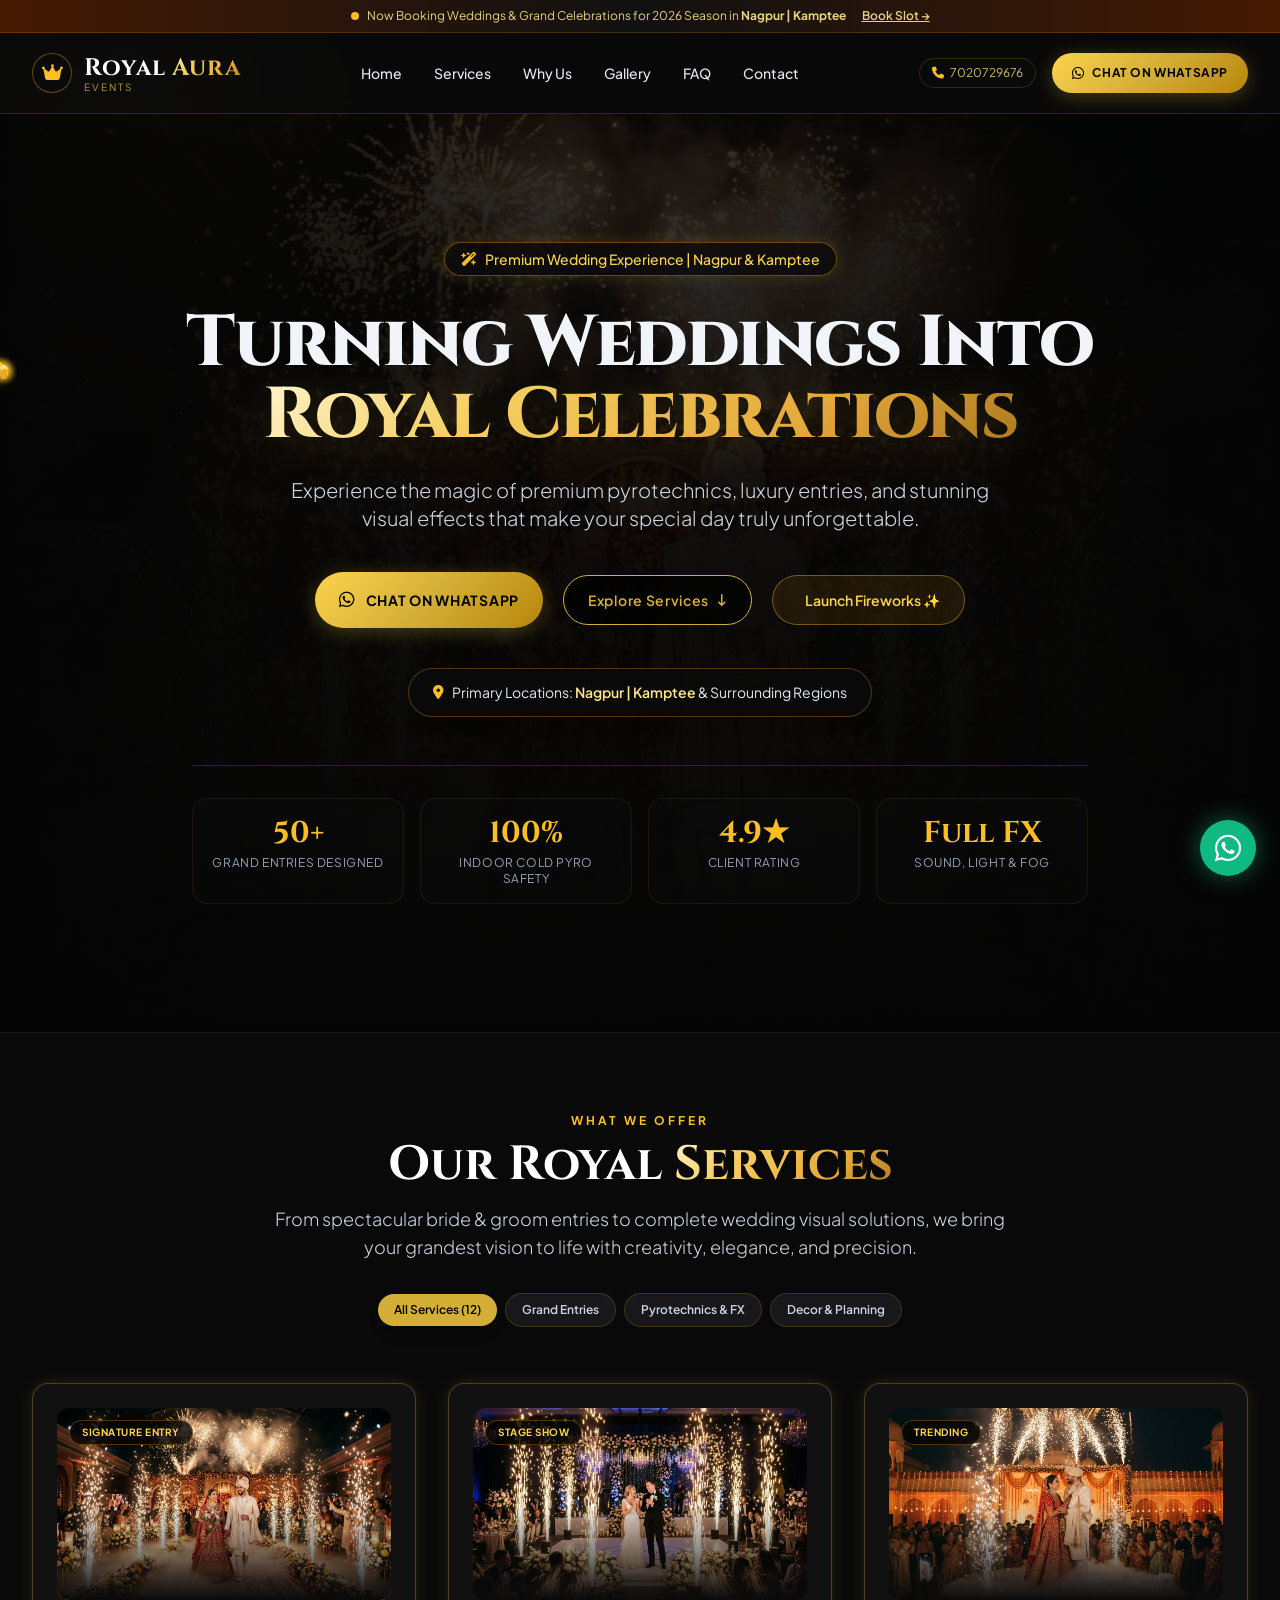
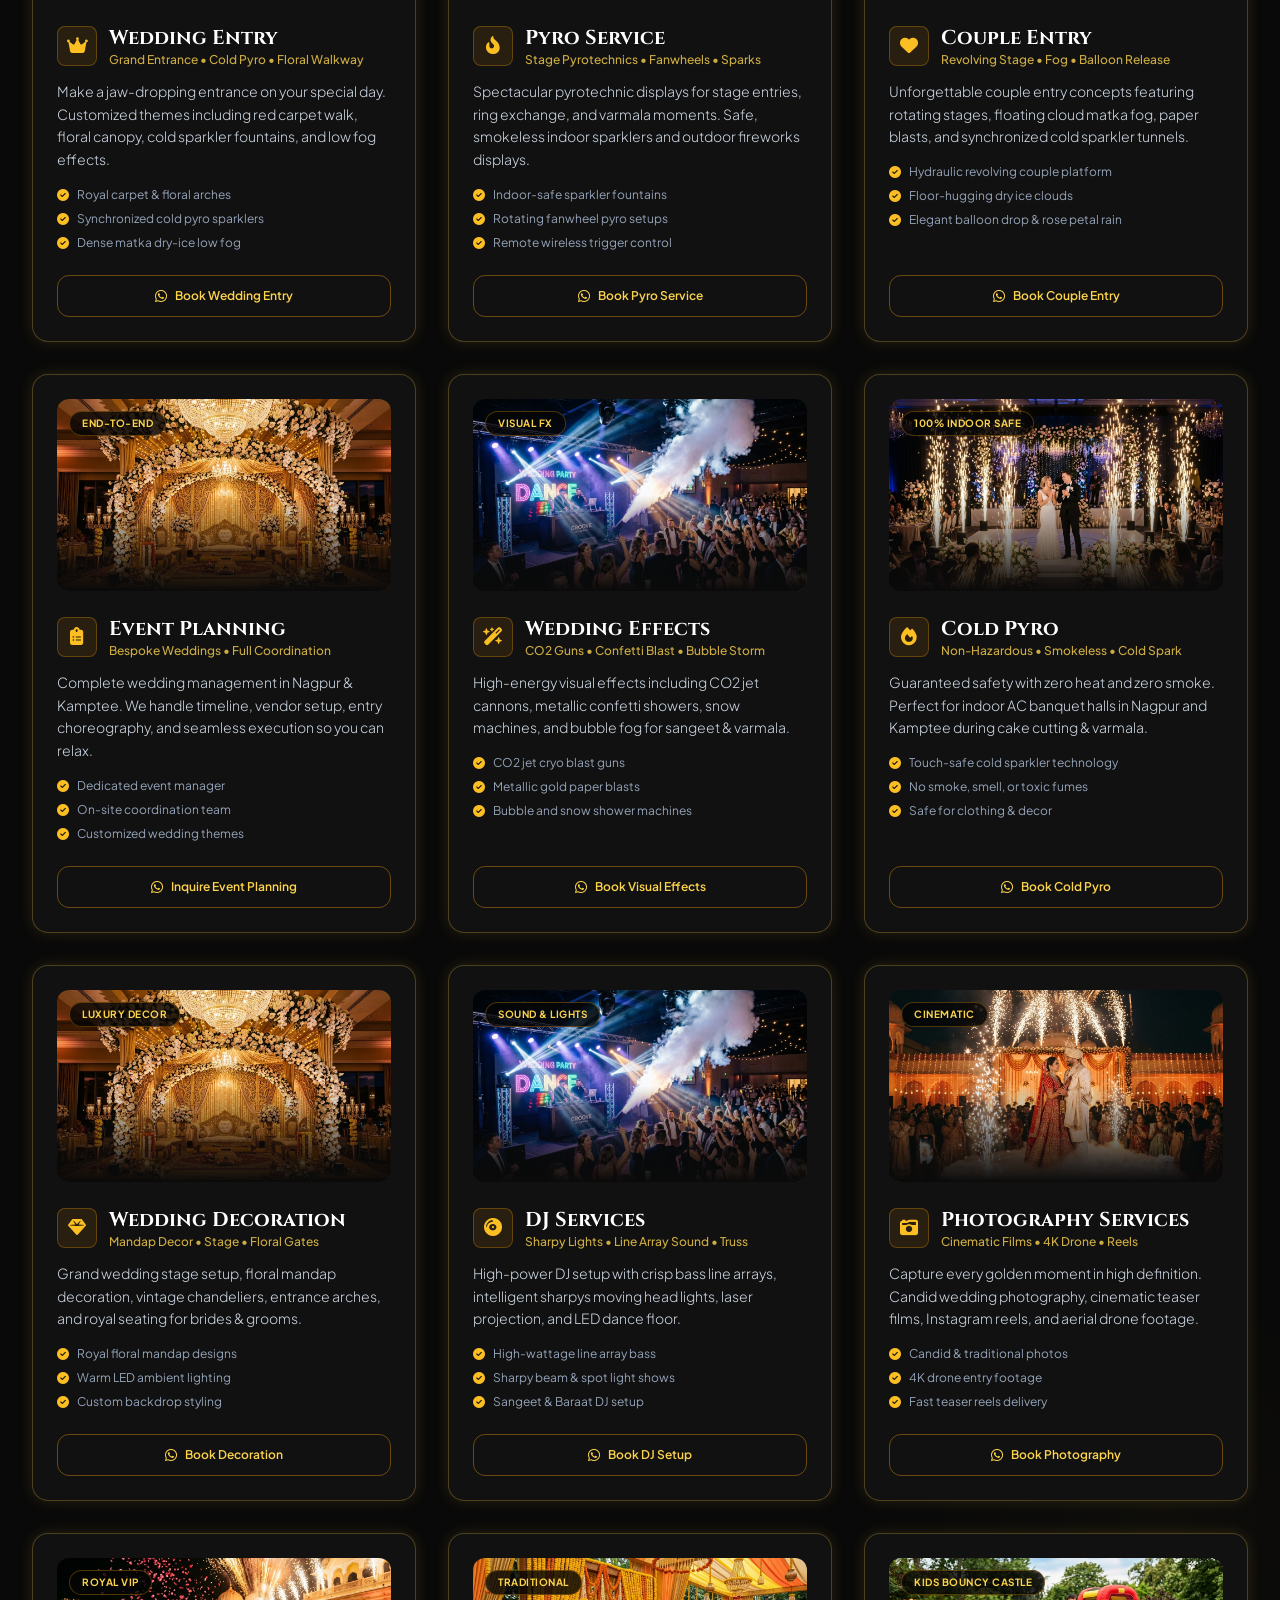
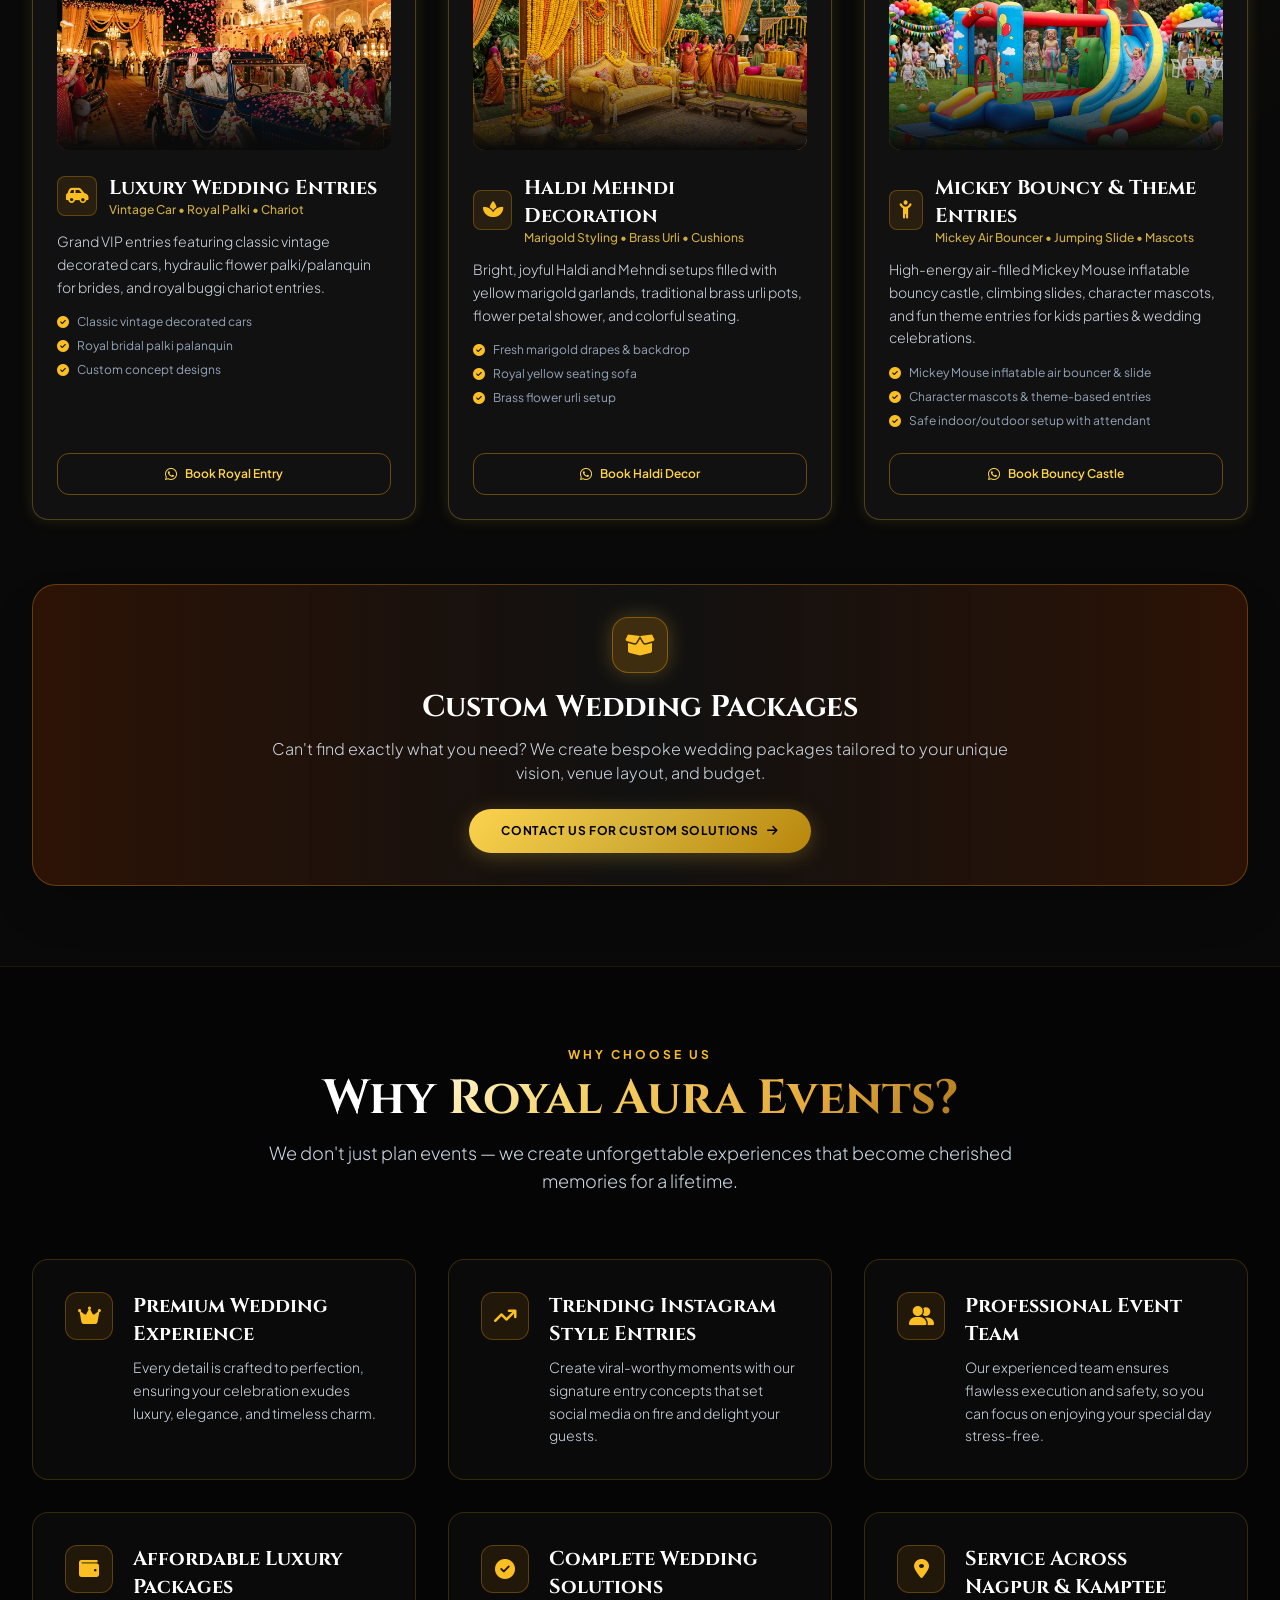
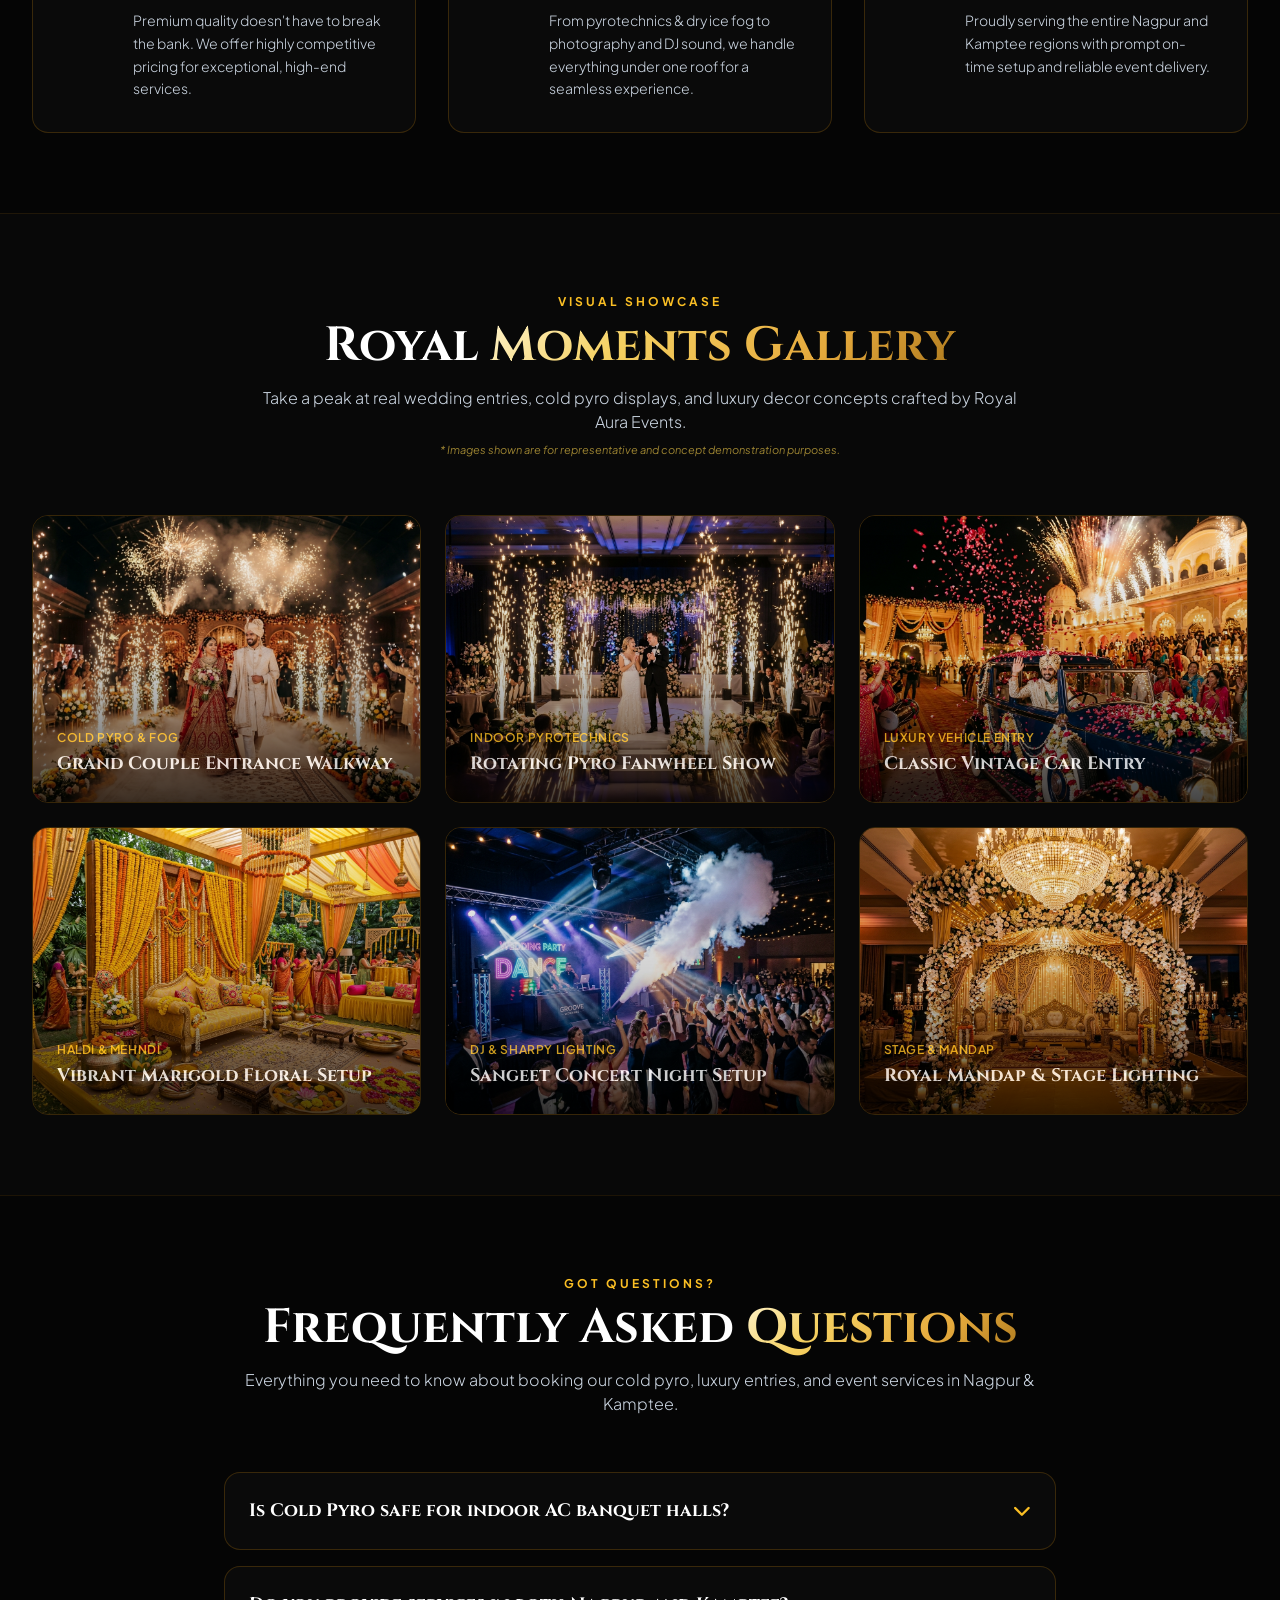
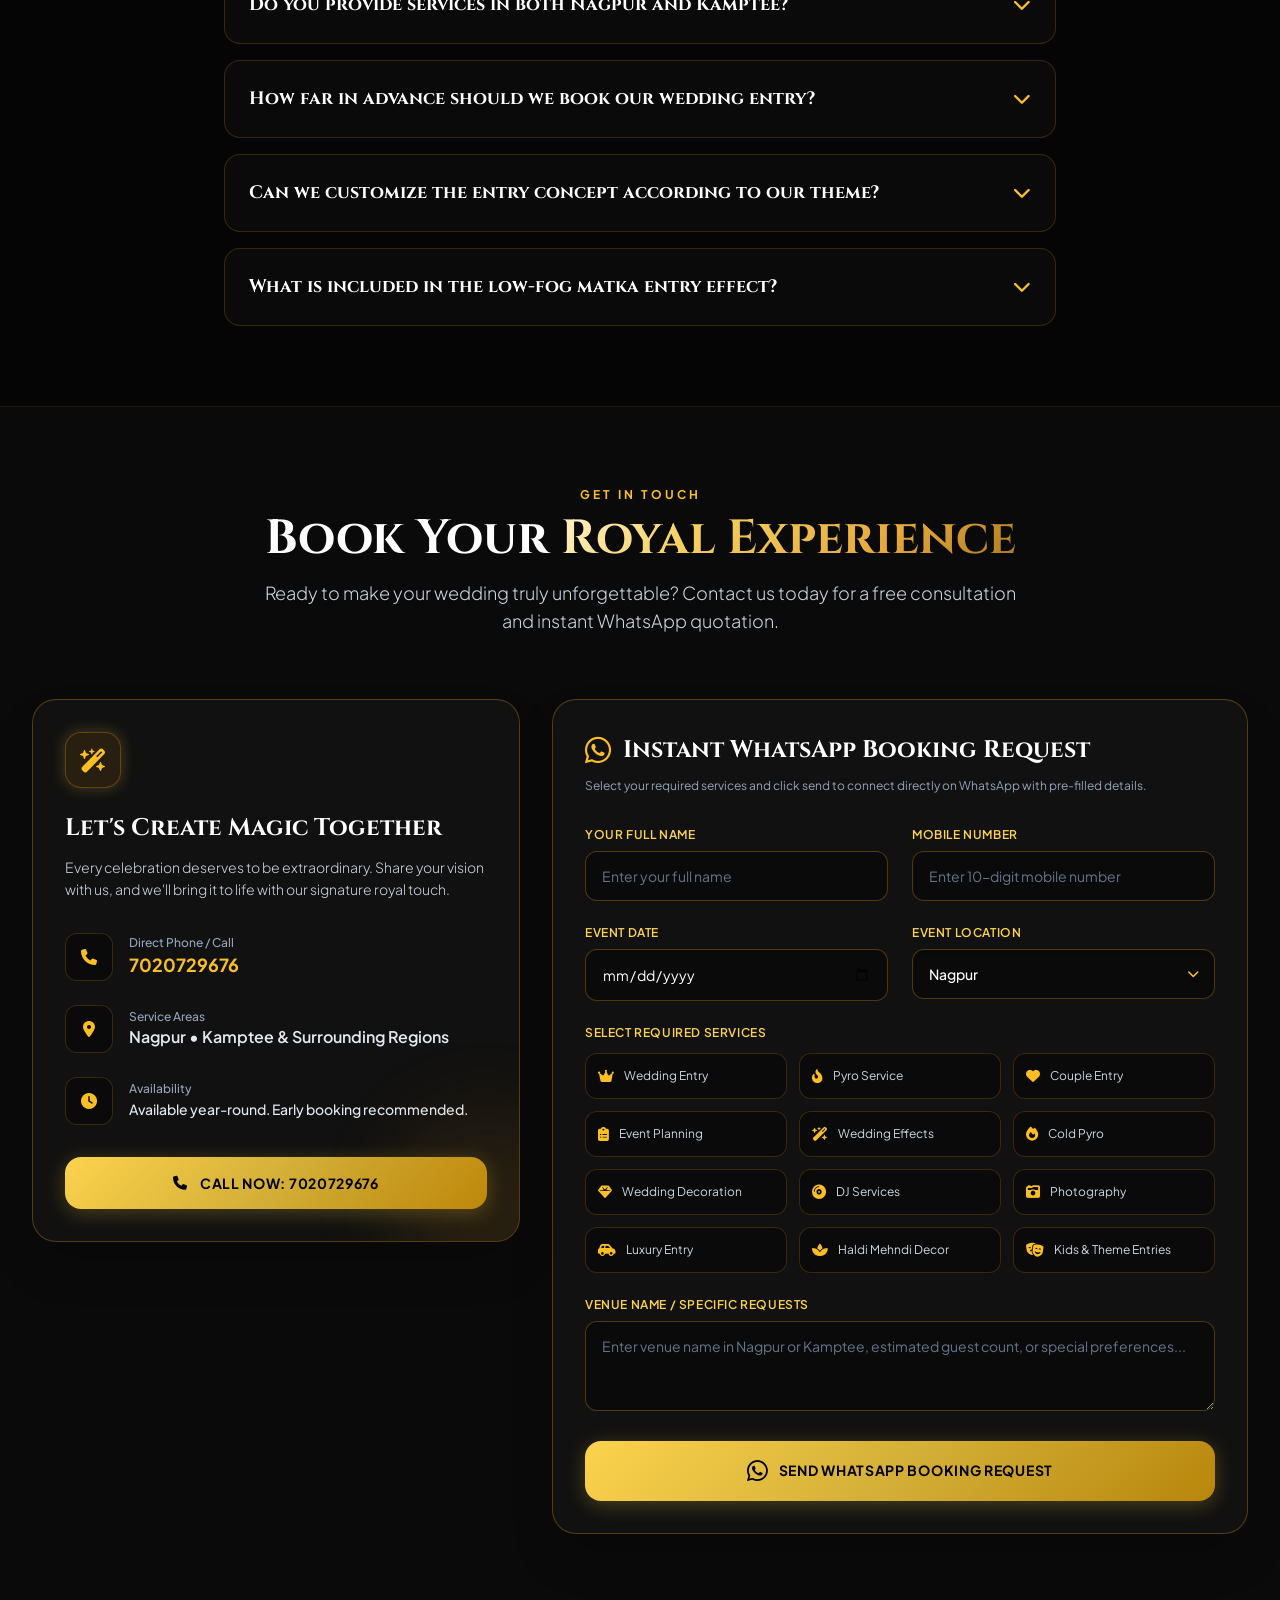
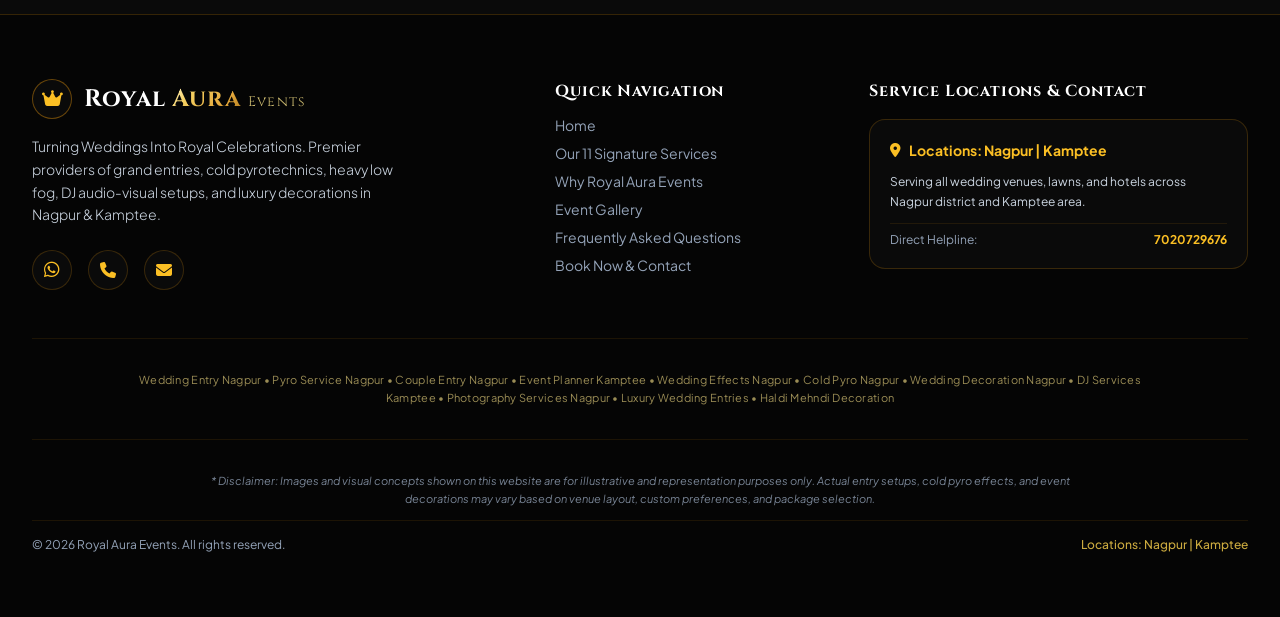
<file: index.html>
<!DOCTYPE html>
<html lang="en" class="scroll-smooth overflow-x-hidden">
<head>
    <meta charset="UTF-8">
    <meta name="viewport" content="width=device-width, initial-scale=1.0, maximum-scale=5.0">
    
    <!-- Primary SEO Meta Tags -->
    <title>Royal Aura Events | Luxury Wedding Entries, Cold Pyro & Event Planning Nagpur & Kamptee</title>
    <meta name="title" content="Royal Aura Events | Luxury Wedding Entries, Cold Pyro & Event Planning Nagpur & Kamptee">
    <meta name="description" content="Experience the magic of premium pyrotechnics, luxury bride & groom entries, and stunning visual effects with Royal Aura Events. Serving Nagpur, Kamptee & surrounding regions. Call 7020729676.">
    <meta name="keywords" content="Wedding Entry Nagpur, Cold Pyro Nagpur, Event Planner Kamptee, Couple Entry Nagpur, Wedding Effects Nagpur, DJ Services Kamptee, Haldi Mehndi Decoration Nagpur, Luxury Wedding Entries">
    <meta name="author" content="Royal Aura Events">
    <meta name="robots" content="index, follow">

    <!-- Favicon / Browser Tab Bar Icon -->
    <link rel="icon" type="image/svg+xml" href="assets/favicon.svg">
    <link rel="shortcut icon" type="image/svg+xml" href="assets/favicon.svg">
    <link rel="apple-touch-icon" href="assets/favicon.svg">

    <!-- Open Graph / Facebook -->
    <meta property="og:type" content="website">
    <meta property="og:url" content="https://royalauraevents.com/">
    <meta property="og:title" content="Royal Aura Events | Turning Weddings Into Royal Celebrations">
    <meta property="og:description" content="Premium pyrotechnics, luxury wedding entries, DJ setups & grand decor in Nagpur & Kamptee. Make your special day truly unforgettable.">
    <meta property="og:image" content="assets/hero.jpg">

    <!-- Twitter -->
    <meta property="twitter:card" content="summary_large_image">
    <meta property="twitter:title" content="Royal Aura Events | Luxury Wedding Entries & Pyro Services">
    <meta property="twitter:description" content="Turning Weddings Into Royal Celebrations in Nagpur & Kamptee. Book your royal entry experience today.">
    <meta property="twitter:image" content="assets/hero.jpg">

    <!-- Google Fonts -->
    <link rel="preconnect" href="https://fonts.googleapis.com">
    <link rel="preconnect" href="https://fonts.gstatic.com" crossorigin>
    <link href="https://fonts.googleapis.com/css2?family=Cinzel:wght@500;600;700;800;900&family=Playfair+Display:ital,wght@0,400;0,600;0,700;0,800;1,400&family=Plus+Jakarta+Sans:wght@300;400;500;600;700&display=swap" rel="stylesheet">

    <!-- FontAwesome Icons CDN (v6.5.1) -->
    <link rel="stylesheet" href="https://cdnjs.cloudflare.com/ajax/libs/font-awesome/6.5.1/css/all.min.css" integrity="sha512-DTOQO9RWCH3ppGqcWaEA1BIZOC6xxalwEsw9c2QQeAIftl+Vegovlnee1c9QX4TctnWMn13TZye+giMm8e2LwA==" crossorigin="anonymous" referrerpolicy="no-referrer" />

    <!-- Compiled Tailwind CSS & Custom Luxury Stylesheet -->
    <link rel="stylesheet" href="styles.css">

    <!-- Custom JavaScript Engine -->
    <script src="script.js" defer></script>
</head>
<body class="bg-dark-950 text-slate-100 font-sans antialiased selection:bg-gold-500 selection:text-black min-h-screen flex flex-col relative w-full overflow-x-hidden">

    <!-- Main Wrapper to Enforce 100% Boundary Clipping -->
    <div class="w-full max-w-full overflow-x-hidden relative flex flex-col min-h-screen">

        <!-- Ambient Gold Radial Glow Background Elements (Clipped safely inside wrapper) -->
        <div class="ambient-gold-glow w-[400px] h-[400px] sm:w-[500px] sm:h-[500px] -top-32 -left-32 z-0"></div>
        <div class="ambient-gold-glow w-[400px] h-[400px] sm:w-[500px] sm:h-[500px] top-1/3 -right-32 z-0"></div>
        <div class="ambient-gold-glow w-[300px] h-[300px] sm:w-[400px] sm:h-[400px] bottom-10 left-10 z-0"></div>

        <!-- Top Announcement Bar -->
        <div class="bg-gradient-to-r from-amber-950 via-dark-850 to-amber-950 border-b border-amber-500/20 text-xs py-2 px-4 text-center text-amber-200/90 z-50 flex items-center justify-center gap-2 w-full">
            <span class="inline-block w-2 h-2 rounded-full bg-amber-400 animate-pulse"></span>
            <span>Now Booking Weddings & Grand Celebrations for 2026 Season in <strong>Nagpur | Kamptee</strong></span>
            <a href="https://wa.me/917020729676?text=Hi%20Royal%20Aura%20Events,%20I%20want%20to%20check%20availability!" target="_blank" rel="noopener noreferrer" class="hidden sm:inline-block underline hover:text-white font-semibold ml-2">Book Slot &rarr;</a>
        </div>

        <!-- ================= NAVBAR ================= -->
        <header class="sticky top-0 z-50 bg-glass border-b border-amber-500/20 transition-all duration-300 w-full">
            <div class="max-w-7xl mx-auto px-4 sm:px-6 lg:px-8 h-20 flex items-center justify-between">
                
                <!-- Brand Logo -->
                <a href="#home" class="flex items-center gap-3 group">
                    <div class="w-10 h-10 rounded-full border border-amber-500/40 bg-dark-900 flex items-center justify-center text-gold-400 group-hover:border-gold-400 group-hover:shadow-[0_0_15px_rgba(212,175,55,0.4)] transition-all">
                        <i class="fa-solid fa-crown text-lg"></i>
                    </div>
                    <div class="flex flex-col">
                        <span class="text-2xl font-royal tracking-wider font-bold">
                            <span class="text-white">Royal</span><span class="gold-gradient-text ml-1.5">Aura</span>
                        </span>
                        <span class="text-[10px] tracking-[0.2em] text-amber-300/70 uppercase -mt-1 font-sans">Events</span>
                    </div>
                </a>

                <!-- Desktop Navigation Links (Shown on 1024px+ screens for zero congestion) -->
                <nav class="hidden lg:flex items-center gap-6 xl:gap-8 text-sm font-medium">
                    <a href="#home" class="text-slate-200 hover:text-gold-400 transition-colors py-1">Home</a>
                    <a href="#services" class="text-slate-200 hover:text-gold-400 transition-colors py-1">Services</a>
                    <a href="#why-us" class="text-slate-200 hover:text-gold-400 transition-colors py-1">Why Us</a>
                    <a href="#gallery" class="text-slate-200 hover:text-gold-400 transition-colors py-1">Gallery</a>
                    <a href="#faq" class="text-slate-200 hover:text-gold-400 transition-colors py-1">FAQ</a>
                    <a href="#contact" class="text-slate-200 hover:text-gold-400 transition-colors py-1">Contact</a>
                </nav>

                <!-- Navbar Action Button -->
                <div class="hidden lg:flex items-center gap-3 xl:gap-4">
                    <a href="tel:7020729676" class="hidden xl:flex text-xs text-amber-200/80 hover:text-white items-center gap-1.5 px-3 py-1.5 rounded-full border border-amber-500/20 bg-dark-900/60">
                        <i class="fa-solid fa-phone text-gold-400"></i>
                        <span>7020729676</span>
                    </a>
                    <a href="https://wa.me/917020729676?text=Hi%20Royal%20Aura%20Events,%20I%20want%20to%20inquire%20about%20wedding%20services!" target="_blank" rel="noopener noreferrer" class="gold-button px-5 py-2.5 rounded-full text-xs uppercase tracking-wider flex items-center gap-2">
                        <i class="fa-brands fa-whatsapp text-sm"></i>
                        <span>Chat on WhatsApp</span>
                    </a>
                </div>

                <!-- Mobile Hamburger Button (Shows below 1024px) -->
                <button id="mobile-menu-btn" aria-label="Toggle Navigation Menu" class="lg:hidden text-amber-400 hover:text-white p-2 focus:outline-none">
                    <i class="fa-solid fa-bars-staggered text-2xl"></i>
                </button>
            </div>

            <!-- Mobile Dropdown Menu (Active below 1024px) -->
            <div id="mobile-menu" class="hidden lg:hidden bg-dark-900/95 border-b border-amber-500/30 px-6 py-6 space-y-4 backdrop-blur-xl">
                <a href="#home" class="mobile-nav-link block text-lg font-medium text-slate-200 hover:text-gold-400">Home</a>
                <a href="#services" class="mobile-nav-link block text-lg font-medium text-slate-200 hover:text-gold-400">Our Services</a>
                <a href="#why-us" class="mobile-nav-link block text-lg font-medium text-slate-200 hover:text-gold-400">Why Royal Aura</a>
                <a href="#gallery" class="mobile-nav-link block text-lg font-medium text-slate-200 hover:text-gold-400">Photo Gallery</a>
                <a href="#faq" class="mobile-nav-link block text-lg font-medium text-slate-200 hover:text-gold-400">FAQ</a>
                <a href="#contact" class="mobile-nav-link block text-lg font-medium text-slate-200 hover:text-gold-400">Contact Us</a>
                
                <div class="pt-4 border-t border-amber-500/20 flex flex-col gap-3">
                    <a href="tel:7020729676" class="w-full py-3 text-center rounded-xl bg-dark-800 border border-amber-500/30 text-amber-300 font-semibold flex items-center justify-center gap-2">
                        <i class="fa-solid fa-phone"></i> Call 7020729676
                    </a>
                    <a href="https://wa.me/917020729676?text=Hi%20Royal%20Aura%20Events,%20I%20want%20to%20inquire%20about%20wedding%20services!" target="_blank" rel="noopener noreferrer" class="gold-button w-full py-3 text-center rounded-xl text-sm font-bold flex items-center justify-center gap-2">
                        <i class="fa-brands fa-whatsapp text-lg"></i> Chat on WhatsApp
                    </a>
                </div>
            </div>
        </header>


        <!-- ================= HOME SECTION ================= -->
        <section id="home" class="relative py-16 sm:py-24 lg:py-32 overflow-hidden flex items-center justify-center cursor-pointer w-full" title="Click anywhere for fireworks!">
            
            <!-- Live Fireworks Canvas Overlay -->
            <canvas id="fireworks-canvas" class="absolute inset-0 z-10 pointer-events-none w-full h-full max-w-full"></canvas>

            <!-- Background Overlay Image with Dark Vignette -->
            <div class="absolute inset-0 z-0">
                <img src="assets/hero.jpg" alt="Royal Wedding Entry Cold Pyro Fog Effect" class="w-full h-full object-cover object-center opacity-30 scale-105 filter brightness-75">
                <div class="absolute inset-0 bg-gradient-to-t from-dark-950 via-dark-950/80 to-transparent"></div>
                <div class="absolute inset-0 bg-gradient-to-r from-dark-950 via-transparent to-dark-950"></div>
            </div>

            <div class="relative z-20 max-w-5xl mx-auto px-4 sm:px-6 lg:px-8 text-center w-full">
                
                <!-- Category Badge -->
                <div class="inline-flex items-center gap-2 px-4 py-1.5 rounded-full border border-amber-500/40 bg-dark-900/80 text-amber-300 text-xs sm:text-sm font-medium mb-8 shadow-[0_0_15px_rgba(212,175,55,0.2)]">
                    <i class="fa-solid fa-wand-magic-sparkles text-gold-400"></i>
                    <span>Premium Wedding Experience | Nagpur & Kamptee</span>
                </div>

                <!-- Main H1 Title -->
                <h1 class="text-3xl sm:text-6xl lg:text-7xl font-royal font-extrabold tracking-tight leading-tight mb-6">
                    Turning Weddings Into <br class="hidden sm:inline">
                    <span class="gold-gradient-text drop-shadow-[0_4px_20px_rgba(212,175,55,0.2)]">Royal Celebrations</span>
                </h1>

                <!-- Subtitle Paragraph -->
                <p class="max-w-3xl mx-auto text-sm sm:text-xl text-slate-300 leading-relaxed font-light mb-10 px-2">
                    Experience the magic of premium pyrotechnics, luxury entries, and stunning visual effects that make your special day truly unforgettable.
                </p>

                <!-- CTA Action Buttons & Fireworks Trigger (Symmetric Layout) -->
                <div class="flex flex-col sm:flex-row items-center justify-center gap-3 sm:gap-5 mb-10 w-full max-w-2xl mx-auto">
                    <a href="https://wa.me/917020729676?text=Hi%20Royal%20Aura%20Events,%20I%20want%20to%20chat%20and%20book%20a%20luxury%20wedding%20entry!" target="_blank" rel="noopener noreferrer" class="gold-button w-full sm:w-auto px-6 py-3.5 rounded-full text-xs sm:text-sm uppercase tracking-wider flex items-center justify-center gap-2.5">
                        <i class="fa-brands fa-whatsapp text-lg"></i>
                        <span>Chat on WhatsApp</span>
                    </a>
                    <a href="#services" class="gold-outline-button w-full sm:w-auto px-6 py-3.5 rounded-full text-xs sm:text-sm font-semibold tracking-wider flex items-center justify-center gap-2">
                        <span>Explore Services</span>
                        <i class="fa-solid fa-arrow-down-long text-xs"></i>
                    </a>
                    <button id="trigger-fireworks-btn" class="w-full sm:w-auto px-6 py-3.5 rounded-full border border-amber-400/40 bg-amber-500/10 text-amber-300 text-xs sm:text-sm font-semibold hover:bg-amber-500 hover:text-black transition-all flex items-center justify-center gap-2">
                        <i class="fa-solid fa-firework text-gold-400"></i>
                        <span>Launch Fireworks ✨</span>
                    </button>
                </div>

                <!-- Location Badge Pill (Perfect Alignment on Mobile & Desktop) -->
                <div class="flex items-center justify-center w-full my-4">
                    <div class="inline-flex flex-wrap items-center justify-center gap-2 text-xs sm:text-sm text-slate-200 bg-dark-900/90 px-4 py-2.5 sm:px-6 sm:py-3 rounded-2xl sm:rounded-full border border-amber-500/30 backdrop-blur-md max-w-full text-center shadow-lg">
                        <i class="fa-solid fa-location-dot text-gold-400 text-sm flex-shrink-0"></i>
                        <span class="leading-relaxed">Primary Locations: <strong class="text-amber-200 font-semibold">Nagpur | Kamptee</strong> & Surrounding Regions</span>
                    </div>
                </div>

                <!-- Stats Bar -->
                <div class="grid grid-cols-2 md:grid-cols-4 gap-4 mt-12 max-w-4xl mx-auto pt-8 border-t border-amber-500/20">
                    <div class="p-4 rounded-2xl bg-dark-900/50 border border-amber-500/10">
                        <div class="text-2xl sm:text-3xl font-royal font-bold text-gold-400 mb-1">50+</div>
                        <div class="text-xs text-slate-400 uppercase tracking-wider">Grand Entries Designed</div>
                    </div>
                    <div class="p-4 rounded-2xl bg-dark-900/50 border border-amber-500/10">
                        <div class="text-2xl sm:text-3xl font-royal font-bold text-gold-400 mb-1">100%</div>
                        <div class="text-xs text-slate-400 uppercase tracking-wider">Indoor Cold Pyro Safety</div>
                    </div>
                    <div class="p-4 rounded-2xl bg-dark-900/50 border border-amber-500/10">
                        <div class="text-2xl sm:text-3xl font-royal font-bold text-gold-400 mb-1">4.9★</div>
                        <div class="text-xs text-slate-400 uppercase tracking-wider">Client Rating</div>
                    </div>
                    <div class="p-4 rounded-2xl bg-dark-900/50 border border-amber-500/10">
                        <div class="text-2xl sm:text-3xl font-royal font-bold text-gold-400 mb-1">Full FX</div>
                        <div class="text-xs text-slate-400 uppercase tracking-wider">Sound, Light & Fog</div>
                    </div>
                </div>

            </div>
        </section>


        <!-- ================= SERVICES SECTION ================= -->
        <section id="services" class="py-20 bg-dark-900/80 relative z-10 border-t border-b border-amber-500/10 w-full overflow-hidden">
            <div class="max-w-7xl mx-auto px-4 sm:px-6 lg:px-8">
                
                <!-- Section Header -->
                <div class="text-center max-w-3xl mx-auto mb-14">
                    <span class="text-xs font-bold uppercase tracking-[0.25em] text-gold-400 mb-3 block">What We Offer</span>
                    <h2 class="text-3xl sm:text-5xl font-royal font-bold text-white mb-4">
                        Our Royal <span class="gold-gradient-text">Services</span>
                    </h2>
                    <p class="text-slate-300 text-base sm:text-lg font-light">
                        From spectacular bride & groom entries to complete wedding visual solutions, we bring your grandest vision to life with creativity, elegance, and precision.
                    </p>
                    
                    <!-- Filter Tabs -->
                    <div class="flex flex-wrap items-center justify-center gap-2 mt-8">
                        <button class="service-tab-btn active px-4 py-2 rounded-full text-xs font-semibold bg-gold-500 text-black shadow-lg transition-all" data-filter="all">All Services (12)</button>
                        <button class="service-tab-btn px-4 py-2 rounded-full text-xs font-semibold bg-dark-800 border border-amber-500/20 text-slate-300 hover:text-gold-400 transition-all" data-filter="entries">Grand Entries</button>
                        <button class="service-tab-btn px-4 py-2 rounded-full text-xs font-semibold bg-dark-800 border border-amber-500/20 text-slate-300 hover:text-gold-400 transition-all" data-filter="pyro">Pyrotechnics & FX</button>
                        <button class="service-tab-btn px-4 py-2 rounded-full text-xs font-semibold bg-dark-800 border border-amber-500/20 text-slate-300 hover:text-gold-400 transition-all" data-filter="decor">Decor & Planning</button>
                    </div>
                </div>

                <!-- Responsive 3-Column Grid for All 11 Services -->
                <div class="grid grid-cols-1 md:grid-cols-2 lg:grid-cols-3 gap-8">
                    
                    <!-- 1. Wedding Entry -->
                    <div class="service-card group rounded-2xl bg-dark-850 gold-border-glow p-6 flex flex-col justify-between transition-all duration-300 hover:-translate-y-1.5" data-category="entries">
                        <div>
                            <div class="h-48 w-full rounded-xl overflow-hidden mb-6 relative">
                                <img src="assets/hero.jpg" alt="Wedding Entry Nagpur" class="w-full h-full object-cover group-hover:scale-110 transition-transform duration-500">
                                <div class="absolute inset-0 bg-gradient-to-t from-dark-900 via-transparent to-transparent"></div>
                                <span class="absolute top-3 left-3 bg-dark-950/80 text-amber-300 text-[10px] uppercase font-bold tracking-wider px-3 py-1 rounded-full border border-amber-500/30">Signature Entry</span>
                            </div>
                            <div class="flex items-center gap-3 mb-3">
                                <div class="w-10 h-10 rounded-lg bg-amber-500/10 border border-amber-500/30 flex items-center justify-center text-gold-400">
                                    <i class="fa-solid fa-crown text-lg"></i>
                                </div>
                                <div>
                                    <h3 class="text-xl font-royal font-bold text-white group-hover:text-gold-400 transition-colors">Wedding Entry</h3>
                                    <p class="text-xs text-amber-300/80 font-medium">Grand Entrance • Cold Pyro • Floral Walkway</p>
                                </div>
                            </div>
                            <p class="text-slate-300 text-sm mb-4 leading-relaxed font-light">
                                Make a jaw-dropping entrance on your special day. Customized themes including red carpet walk, floral canopy, cold sparkler fountains, and low fog effects.
                            </p>
                            <ul class="space-y-2 text-xs text-slate-400 mb-6">
                                <li class="flex items-center gap-2"><i class="fa-solid fa-circle-check text-gold-400"></i> Royal carpet & floral arches</li>
                                <li class="flex items-center gap-2"><i class="fa-solid fa-circle-check text-gold-400"></i> Synchronized cold pyro sparklers</li>
                                <li class="flex items-center gap-2"><i class="fa-solid fa-circle-check text-gold-400"></i> Dense matka dry-ice low fog</li>
                            </ul>
                        </div>
                        <a href="https://wa.me/917020729676?text=Hi%20Royal%20Aura%20Events,%20I%20want%20to%20book%20Wedding%20Entry%20service!" target="_blank" rel="noopener noreferrer" class="w-full py-2.5 rounded-xl border border-amber-500/40 text-amber-300 text-xs font-semibold text-center group-hover:bg-gold-500 group-hover:text-black transition-all flex items-center justify-center gap-2">
                            <i class="fa-brands fa-whatsapp text-sm"></i> Book Wedding Entry
                        </a>
                    </div>

                    <!-- 2. Pyro Service -->
                    <div class="service-card group rounded-2xl bg-dark-850 gold-border-glow p-6 flex flex-col justify-between transition-all duration-300 hover:-translate-y-1.5" data-category="pyro">
                        <div>
                            <div class="h-48 w-full rounded-xl overflow-hidden mb-6 relative">
                                <img src="assets/cold_pyro.jpg" alt="Pyro Service Nagpur" class="w-full h-full object-cover group-hover:scale-110 transition-transform duration-500">
                                <div class="absolute inset-0 bg-gradient-to-t from-dark-900 via-transparent to-transparent"></div>
                                <span class="absolute top-3 left-3 bg-dark-950/80 text-amber-300 text-[10px] uppercase font-bold tracking-wider px-3 py-1 rounded-full border border-amber-500/30">Stage Show</span>
                            </div>
                            <div class="flex items-center gap-3 mb-3">
                                <div class="w-10 h-10 rounded-lg bg-amber-500/10 border border-amber-500/30 flex items-center justify-center text-gold-400">
                                    <i class="fa-solid fa-fire-flame-curved text-lg"></i>
                                </div>
                                <div>
                                    <h3 class="text-xl font-royal font-bold text-white group-hover:text-gold-400 transition-colors">Pyro Service</h3>
                                    <p class="text-xs text-amber-300/80 font-medium">Stage Pyrotechnics • Fanwheels • Sparks</p>
                                </div>
                            </div>
                            <p class="text-slate-300 text-sm mb-4 leading-relaxed font-light">
                                Spectacular pyrotechnic displays for stage entries, ring exchange, and varmala moments. Safe, smokeless indoor sparklers and outdoor fireworks displays.
                            </p>
                            <ul class="space-y-2 text-xs text-slate-400 mb-6">
                                <li class="flex items-center gap-2"><i class="fa-solid fa-circle-check text-gold-400"></i> Indoor-safe sparkler fountains</li>
                                <li class="flex items-center gap-2"><i class="fa-solid fa-circle-check text-gold-400"></i> Rotating fanwheel pyro setups</li>
                                <li class="flex items-center gap-2"><i class="fa-solid fa-circle-check text-gold-400"></i> Remote wireless trigger control</li>
                            </ul>
                        </div>
                        <a href="https://wa.me/917020729676?text=Hi%20Royal%20Aura%20Events,%20I%20want%20to%20book%20Pyro%20Service!" target="_blank" rel="noopener noreferrer" class="w-full py-2.5 rounded-xl border border-amber-500/40 text-amber-300 text-xs font-semibold text-center group-hover:bg-gold-500 group-hover:text-black transition-all flex items-center justify-center gap-2">
                            <i class="fa-brands fa-whatsapp text-sm"></i> Book Pyro Service
                        </a>
                    </div>

                    <!-- 3. Couple Entry -->
                    <div class="service-card group rounded-2xl bg-dark-850 gold-border-glow p-6 flex flex-col justify-between transition-all duration-300 hover:-translate-y-1.5" data-category="entries">
                        <div>
                            <div class="h-48 w-full rounded-xl overflow-hidden mb-6 relative">
                                <img src="assets/couple_entry.jpg" alt="Couple Entry Effects Nagpur" class="w-full h-full object-cover group-hover:scale-110 transition-transform duration-500">
                                <div class="absolute inset-0 bg-gradient-to-t from-dark-900 via-transparent to-transparent"></div>
                                <span class="absolute top-3 left-3 bg-dark-950/80 text-amber-300 text-[10px] uppercase font-bold tracking-wider px-3 py-1 rounded-full border border-amber-500/30">Trending</span>
                            </div>
                            <div class="flex items-center gap-3 mb-3">
                                <div class="w-10 h-10 rounded-lg bg-amber-500/10 border border-amber-500/30 flex items-center justify-center text-gold-400">
                                    <i class="fa-solid fa-heart text-lg"></i>
                                </div>
                                <div>
                                    <h3 class="text-xl font-royal font-bold text-white group-hover:text-gold-400 transition-colors">Couple Entry</h3>
                                    <p class="text-xs text-amber-300/80 font-medium">Revolving Stage • Fog • Balloon Release</p>
                                </div>
                            </div>
                            <p class="text-slate-300 text-sm mb-4 leading-relaxed font-light">
                                Unforgettable couple entry concepts featuring rotating stages, floating cloud matka fog, paper blasts, and synchronized cold sparkler tunnels.
                            </p>
                            <ul class="space-y-2 text-xs text-slate-400 mb-6">
                                <li class="flex items-center gap-2"><i class="fa-solid fa-circle-check text-gold-400"></i> Hydraulic revolving couple platform</li>
                                <li class="flex items-center gap-2"><i class="fa-solid fa-circle-check text-gold-400"></i> Floor-hugging dry ice clouds</li>
                                <li class="flex items-center gap-2"><i class="fa-solid fa-circle-check text-gold-400"></i> Elegant balloon drop & rose petal rain</li>
                            </ul>
                        </div>
                        <a href="https://wa.me/917020729676?text=Hi%20Royal%20Aura%20Events,%20I%20want%20to%20book%20Couple%20Entry!" target="_blank" rel="noopener noreferrer" class="w-full py-2.5 rounded-xl border border-amber-500/40 text-amber-300 text-xs font-semibold text-center group-hover:bg-gold-500 group-hover:text-black transition-all flex items-center justify-center gap-2">
                            <i class="fa-brands fa-whatsapp text-sm"></i> Book Couple Entry
                        </a>
                    </div>

                    <!-- 4. Event Planning -->
                    <div class="service-card group rounded-2xl bg-dark-850 gold-border-glow p-6 flex flex-col justify-between transition-all duration-300 hover:-translate-y-1.5" data-category="decor">
                        <div>
                            <div class="h-48 w-full rounded-xl overflow-hidden mb-6 relative">
                                <img src="assets/decor_stage.jpg" alt="Event Planner Kamptee" class="w-full h-full object-cover group-hover:scale-110 transition-transform duration-500">
                                <div class="absolute inset-0 bg-gradient-to-t from-dark-900 via-transparent to-transparent"></div>
                                <span class="absolute top-3 left-3 bg-dark-950/80 text-amber-300 text-[10px] uppercase font-bold tracking-wider px-3 py-1 rounded-full border border-amber-500/30">End-To-End</span>
                            </div>
                            <div class="flex items-center gap-3 mb-3">
                                <div class="w-10 h-10 rounded-lg bg-amber-500/10 border border-amber-500/30 flex items-center justify-center text-gold-400">
                                    <i class="fa-solid fa-clipboard-list text-lg"></i>
                                </div>
                                <div>
                                    <h3 class="text-xl font-royal font-bold text-white group-hover:text-gold-400 transition-colors">Event Planning</h3>
                                    <p class="text-xs text-amber-300/80 font-medium">Bespoke Weddings • Full Coordination</p>
                                </div>
                            </div>
                            <p class="text-slate-300 text-sm mb-4 leading-relaxed font-light">
                                Complete wedding management in Nagpur & Kamptee. We handle timeline, vendor setup, entry choreography, and seamless execution so you can relax.
                            </p>
                            <ul class="space-y-2 text-xs text-slate-400 mb-6">
                                <li class="flex items-center gap-2"><i class="fa-solid fa-circle-check text-gold-400"></i> Dedicated event manager</li>
                                <li class="flex items-center gap-2"><i class="fa-solid fa-circle-check text-gold-400"></i> On-site coordination team</li>
                                <li class="flex items-center gap-2"><i class="fa-solid fa-circle-check text-gold-400"></i> Customized wedding themes</li>
                            </ul>
                        </div>
                        <a href="https://wa.me/917020729676?text=Hi%20Royal%20Aura%20Events,%20I%20want%20to%20discuss%20Event%20Planning!" target="_blank" rel="noopener noreferrer" class="w-full py-2.5 rounded-xl border border-amber-500/40 text-amber-300 text-xs font-semibold text-center group-hover:bg-gold-500 group-hover:text-black transition-all flex items-center justify-center gap-2">
                            <i class="fa-brands fa-whatsapp text-sm"></i> Inquire Event Planning
                        </a>
                    </div>

                    <!-- 5. Wedding Effects -->
                    <div class="service-card group rounded-2xl bg-dark-850 gold-border-glow p-6 flex flex-col justify-between transition-all duration-300 hover:-translate-y-1.5" data-category="pyro">
                        <div>
                            <div class="h-48 w-full rounded-xl overflow-hidden mb-6 relative">
                                <img src="assets/dj_lighting.jpg" alt="Wedding Effects Nagpur" class="w-full h-full object-cover group-hover:scale-110 transition-transform duration-500">
                                <div class="absolute inset-0 bg-gradient-to-t from-dark-900 via-transparent to-transparent"></div>
                                <span class="absolute top-3 left-3 bg-dark-950/80 text-amber-300 text-[10px] uppercase font-bold tracking-wider px-3 py-1 rounded-full border border-amber-500/30">Visual FX</span>
                            </div>
                            <div class="flex items-center gap-3 mb-3">
                                <div class="w-10 h-10 rounded-lg bg-amber-500/10 border border-amber-500/30 flex items-center justify-center text-gold-400">
                                    <i class="fa-solid fa-wand-magic-sparkles text-lg"></i>
                                </div>
                                <div>
                                    <h3 class="text-xl font-royal font-bold text-white group-hover:text-gold-400 transition-colors">Wedding Effects</h3>
                                    <p class="text-xs text-amber-300/80 font-medium">CO2 Guns • Confetti Blast • Bubble Storm</p>
                                </div>
                            </div>
                            <p class="text-slate-300 text-sm mb-4 leading-relaxed font-light">
                                High-energy visual effects including CO2 jet cannons, metallic confetti showers, snow machines, and bubble fog for sangeet & varmala.
                            </p>
                            <ul class="space-y-2 text-xs text-slate-400 mb-6">
                                <li class="flex items-center gap-2"><i class="fa-solid fa-circle-check text-gold-400"></i> CO2 jet cryo blast guns</li>
                                <li class="flex items-center gap-2"><i class="fa-solid fa-circle-check text-gold-400"></i> Metallic gold paper blasts</li>
                                <li class="flex items-center gap-2"><i class="fa-solid fa-circle-check text-gold-400"></i> Bubble and snow shower machines</li>
                            </ul>
                        </div>
                        <a href="https://wa.me/917020729676?text=Hi%20Royal%20Aura%20Events,%20I%20want%20to%20book%20Wedding%20Effects!" target="_blank" rel="noopener noreferrer" class="w-full py-2.5 rounded-xl border border-amber-500/40 text-amber-300 text-xs font-semibold text-center group-hover:bg-gold-500 group-hover:text-black transition-all flex items-center justify-center gap-2">
                            <i class="fa-brands fa-whatsapp text-sm"></i> Book Visual Effects
                        </a>
                    </div>

                    <!-- 6. Cold Pyro -->
                    <div class="service-card group rounded-2xl bg-dark-850 gold-border-glow p-6 flex flex-col justify-between transition-all duration-300 hover:-translate-y-1.5" data-category="pyro">
                        <div>
                            <div class="h-48 w-full rounded-xl overflow-hidden mb-6 relative">
                                <img src="assets/cold_pyro.jpg" alt="Cold Pyro Nagpur" class="w-full h-full object-cover group-hover:scale-110 transition-transform duration-500">
                                <div class="absolute inset-0 bg-gradient-to-t from-dark-900 via-transparent to-transparent"></div>
                                <span class="absolute top-3 left-3 bg-dark-950/80 text-amber-300 text-[10px] uppercase font-bold tracking-wider px-3 py-1 rounded-full border border-amber-500/30">100% Indoor Safe</span>
                            </div>
                            <div class="flex items-center gap-3 mb-3">
                                <div class="w-10 h-10 rounded-lg bg-amber-500/10 border border-amber-500/30 flex items-center justify-center text-gold-400">
                                    <i class="fa-solid fa-fire text-lg"></i>
                                </div>
                                <div>
                                    <h3 class="text-xl font-royal font-bold text-white group-hover:text-gold-400 transition-colors">Cold Pyro</h3>
                                    <p class="text-xs text-amber-300/80 font-medium">Non-Hazardous • Smokeless • Cold Spark</p>
                                </div>
                            </div>
                            <p class="text-slate-300 text-sm mb-4 leading-relaxed font-light">
                                Guaranteed safety with zero heat and zero smoke. Perfect for indoor AC banquet halls in Nagpur and Kamptee during cake cutting & varmala.
                            </p>
                            <ul class="space-y-2 text-xs text-slate-400 mb-6">
                                <li class="flex items-center gap-2"><i class="fa-solid fa-circle-check text-gold-400"></i> Touch-safe cold sparkler technology</li>
                                <li class="flex items-center gap-2"><i class="fa-solid fa-circle-check text-gold-400"></i> No smoke, smell, or toxic fumes</li>
                                <li class="flex items-center gap-2"><i class="fa-solid fa-circle-check text-gold-400"></i> Safe for clothing & decor</li>
                            </ul>
                        </div>
                        <a href="https://wa.me/917020729676?text=Hi%20Royal%20Aura%20Events,%20I%20want%20to%20book%20Cold%20Pyro!" target="_blank" rel="noopener noreferrer" class="w-full py-2.5 rounded-xl border border-amber-500/40 text-amber-300 text-xs font-semibold text-center group-hover:bg-gold-500 group-hover:text-black transition-all flex items-center justify-center gap-2">
                            <i class="fa-brands fa-whatsapp text-sm"></i> Book Cold Pyro
                        </a>
                    </div>

                    <!-- 7. Wedding Decoration -->
                    <div class="service-card group rounded-2xl bg-dark-850 gold-border-glow p-6 flex flex-col justify-between transition-all duration-300 hover:-translate-y-1.5" data-category="decor">
                        <div>
                            <div class="h-48 w-full rounded-xl overflow-hidden mb-6 relative">
                                <img src="assets/decor_stage.jpg" alt="Wedding Decoration Nagpur" class="w-full h-full object-cover group-hover:scale-110 transition-transform duration-500">
                                <div class="absolute inset-0 bg-gradient-to-t from-dark-900 via-transparent to-transparent"></div>
                                <span class="absolute top-3 left-3 bg-dark-950/80 text-amber-300 text-[10px] uppercase font-bold tracking-wider px-3 py-1 rounded-full border border-amber-500/30">Luxury Decor</span>
                            </div>
                            <div class="flex items-center gap-3 mb-3">
                                <div class="w-10 h-10 rounded-lg bg-amber-500/10 border border-amber-500/30 flex items-center justify-center text-gold-400">
                                    <i class="fa-solid fa-gem text-lg"></i>
                                </div>
                                <div>
                                    <h3 class="text-xl font-royal font-bold text-white group-hover:text-gold-400 transition-colors">Wedding Decoration</h3>
                                    <p class="text-xs text-amber-300/80 font-medium">Mandap Decor • Stage • Floral Gates</p>
                                </div>
                            </div>
                            <p class="text-slate-300 text-sm mb-4 leading-relaxed font-light">
                                Grand wedding stage setup, floral mandap decoration, vintage chandeliers, entrance arches, and royal seating for brides & grooms.
                            </p>
                            <ul class="space-y-2 text-xs text-slate-400 mb-6">
                                <li class="flex items-center gap-2"><i class="fa-solid fa-circle-check text-gold-400"></i> Royal floral mandap designs</li>
                                <li class="flex items-center gap-2"><i class="fa-solid fa-circle-check text-gold-400"></i> Warm LED ambient lighting</li>
                                <li class="flex items-center gap-2"><i class="fa-solid fa-circle-check text-gold-400"></i> Custom backdrop styling</li>
                            </ul>
                        </div>
                        <a href="https://wa.me/917020729676?text=Hi%20Royal%20Aura%20Events,%20I%20want%20to%20book%20Wedding%20Decoration!" target="_blank" rel="noopener noreferrer" class="w-full py-2.5 rounded-xl border border-amber-500/40 text-amber-300 text-xs font-semibold text-center group-hover:bg-gold-500 group-hover:text-black transition-all flex items-center justify-center gap-2">
                            <i class="fa-brands fa-whatsapp text-sm"></i> Book Decoration
                        </a>
                    </div>

                    <!-- 8. DJ Services -->
                    <div class="service-card group rounded-2xl bg-dark-850 gold-border-glow p-6 flex flex-col justify-between transition-all duration-300 hover:-translate-y-1.5" data-category="pyro">
                        <div>
                            <div class="h-48 w-full rounded-xl overflow-hidden mb-6 relative">
                                <img src="assets/dj_lighting.jpg" alt="DJ Services Kamptee" class="w-full h-full object-cover group-hover:scale-110 transition-transform duration-500">
                                <div class="absolute inset-0 bg-gradient-to-t from-dark-900 via-transparent to-transparent"></div>
                                <span class="absolute top-3 left-3 bg-dark-950/80 text-amber-300 text-[10px] uppercase font-bold tracking-wider px-3 py-1 rounded-full border border-amber-500/30">Sound & Lights</span>
                            </div>
                            <div class="flex items-center gap-3 mb-3">
                                <div class="w-10 h-10 rounded-lg bg-amber-500/10 border border-amber-500/30 flex items-center justify-center text-gold-400">
                                    <i class="fa-solid fa-compact-disc text-lg"></i>
                                </div>
                                <div>
                                    <h3 class="text-xl font-royal font-bold text-white group-hover:text-gold-400 transition-colors">DJ Services</h3>
                                    <p class="text-xs text-amber-300/80 font-medium">Sharpy Lights • Line Array Sound • Truss</p>
                                </div>
                            </div>
                            <p class="text-slate-300 text-sm mb-4 leading-relaxed font-light">
                                High-power DJ setup with crisp bass line arrays, intelligent sharpys moving head lights, laser projection, and LED dance floor.
                            </p>
                            <ul class="space-y-2 text-xs text-slate-400 mb-6">
                                <li class="flex items-center gap-2"><i class="fa-solid fa-circle-check text-gold-400"></i> High-wattage line array bass</li>
                                <li class="flex items-center gap-2"><i class="fa-solid fa-circle-check text-gold-400"></i> Sharpy beam & spot light shows</li>
                                <li class="flex items-center gap-2"><i class="fa-solid fa-circle-check text-gold-400"></i> Sangeet & Baraat DJ setup</li>
                            </ul>
                        </div>
                        <a href="https://wa.me/917020729676?text=Hi%20Royal%20Aura%20Events,%20I%20want%20to%20book%20DJ%20Services!" target="_blank" rel="noopener noreferrer" class="w-full py-2.5 rounded-xl border border-amber-500/40 text-amber-300 text-xs font-semibold text-center group-hover:bg-gold-500 group-hover:text-black transition-all flex items-center justify-center gap-2">
                            <i class="fa-brands fa-whatsapp text-sm"></i> Book DJ Setup
                        </a>
                    </div>

                    <!-- 9. Photography Services -->
                    <div class="service-card group rounded-2xl bg-dark-850 gold-border-glow p-6 flex flex-col justify-between transition-all duration-300 hover:-translate-y-1.5" data-category="decor">
                        <div>
                            <div class="h-48 w-full rounded-xl overflow-hidden mb-6 relative">
                                <img src="assets/couple_entry.jpg" alt="Photography Services Nagpur" class="w-full h-full object-cover group-hover:scale-110 transition-transform duration-500">
                                <div class="absolute inset-0 bg-gradient-to-t from-dark-900 via-transparent to-transparent"></div>
                                <span class="absolute top-3 left-3 bg-dark-950/80 text-amber-300 text-[10px] uppercase font-bold tracking-wider px-3 py-1 rounded-full border border-amber-500/30">Cinematic</span>
                            </div>
                            <div class="flex items-center gap-3 mb-3">
                                <div class="w-10 h-10 rounded-lg bg-amber-500/10 border border-amber-500/30 flex items-center justify-center text-gold-400">
                                    <i class="fa-solid fa-camera-retro text-lg"></i>
                                </div>
                                <div>
                                    <h3 class="text-xl font-royal font-bold text-white group-hover:text-gold-400 transition-colors">Photography Services</h3>
                                    <p class="text-xs text-amber-300/80 font-medium">Cinematic Films • 4K Drone • Reels</p>
                                </div>
                            </div>
                            <p class="text-slate-300 text-sm mb-4 leading-relaxed font-light">
                                Capture every golden moment in high definition. Candid wedding photography, cinematic teaser films, Instagram reels, and aerial drone footage.
                            </p>
                            <ul class="space-y-2 text-xs text-slate-400 mb-6">
                                <li class="flex items-center gap-2"><i class="fa-solid fa-circle-check text-gold-400"></i> Candid & traditional photos</li>
                                <li class="flex items-center gap-2"><i class="fa-solid fa-circle-check text-gold-400"></i> 4K drone entry footage</li>
                                <li class="flex items-center gap-2"><i class="fa-solid fa-circle-check text-gold-400"></i> Fast teaser reels delivery</li>
                            </ul>
                        </div>
                        <a href="https://wa.me/917020729676?text=Hi%20Royal%20Aura%20Events,%20I%20want%20to%20book%20Photography%20Services!" target="_blank" rel="noopener noreferrer" class="w-full py-2.5 rounded-xl border border-amber-500/40 text-amber-300 text-xs font-semibold text-center group-hover:bg-gold-500 group-hover:text-black transition-all flex items-center justify-center gap-2">
                            <i class="fa-brands fa-whatsapp text-sm"></i> Book Photography
                        </a>
                    </div>

                    <!-- 10. Luxury Wedding Entries -->
                    <div class="service-card group rounded-2xl bg-dark-850 gold-border-glow p-6 flex flex-col justify-between transition-all duration-300 hover:-translate-y-1.5" data-category="entries">
                        <div>
                            <div class="h-48 w-full rounded-xl overflow-hidden mb-6 relative">
                                <img src="assets/vintage_car.jpg" alt="Luxury Wedding Entries Nagpur" class="w-full h-full object-cover group-hover:scale-110 transition-transform duration-500">
                                <div class="absolute inset-0 bg-gradient-to-t from-dark-900 via-transparent to-transparent"></div>
                                <span class="absolute top-3 left-3 bg-dark-950/80 text-amber-300 text-[10px] uppercase font-bold tracking-wider px-3 py-1 rounded-full border border-amber-500/30">Royal VIP</span>
                            </div>
                            <div class="flex items-center gap-3 mb-3">
                                <div class="w-10 h-10 rounded-lg bg-amber-500/10 border border-amber-500/30 flex items-center justify-center text-gold-400">
                                    <i class="fa-solid fa-car-side text-lg"></i>
                                </div>
                                <div>
                                    <h3 class="text-xl font-royal font-bold text-white group-hover:text-gold-400 transition-colors">Luxury Wedding Entries</h3>
                                    <p class="text-xs text-amber-300/80 font-medium">Vintage Car • Royal Palki • Chariot</p>
                                </div>
                            </div>
                            <p class="text-slate-300 text-sm mb-4 leading-relaxed font-light">
                                Grand VIP entries featuring classic vintage decorated cars, hydraulic flower palki/palanquin for brides, and royal buggi chariot entries.
                            </p>
                            <ul class="space-y-2 text-xs text-slate-400 mb-6">
                                <li class="flex items-center gap-2"><i class="fa-solid fa-circle-check text-gold-400"></i> Classic vintage decorated cars</li>
                                <li class="flex items-center gap-2"><i class="fa-solid fa-circle-check text-gold-400"></i> Royal bridal palki palanquin</li>
                                <li class="flex items-center gap-2"><i class="fa-solid fa-circle-check text-gold-400"></i> Custom concept designs</li>
                            </ul>
                        </div>
                        <a href="https://wa.me/917020729676?text=Hi%20Royal%20Aura%20Events,%20I%20want%20to%20book%20Luxury%20Wedding%20Entries!" target="_blank" rel="noopener noreferrer" class="w-full py-2.5 rounded-xl border border-amber-500/40 text-amber-300 text-xs font-semibold text-center group-hover:bg-gold-500 group-hover:text-black transition-all flex items-center justify-center gap-2">
                            <i class="fa-brands fa-whatsapp text-sm"></i> Book Royal Entry
                        </a>
                    </div>

                    <!-- 11. Haldi Mehndi Decoration -->
                    <div class="service-card group rounded-2xl bg-dark-850 gold-border-glow p-6 flex flex-col justify-between transition-all duration-300 hover:-translate-y-1.5" data-category="decor">
                        <div>
                            <div class="h-48 w-full rounded-xl overflow-hidden mb-6 relative">
                                <img src="assets/haldi_decor.jpg" alt="Haldi Mehndi Decoration Nagpur" class="w-full h-full object-cover group-hover:scale-110 transition-transform duration-500">
                                <div class="absolute inset-0 bg-gradient-to-t from-dark-900 via-transparent to-transparent"></div>
                                <span class="absolute top-3 left-3 bg-dark-950/80 text-amber-300 text-[10px] uppercase font-bold tracking-wider px-3 py-1 rounded-full border border-amber-500/30">Traditional</span>
                            </div>
                            <div class="flex items-center gap-3 mb-3">
                                <div class="w-10 h-10 rounded-lg bg-amber-500/10 border border-amber-500/30 flex items-center justify-center text-gold-400">
                                    <i class="fa-solid fa-spa text-lg"></i>
                                </div>
                                <div>
                                    <h3 class="text-xl font-royal font-bold text-white group-hover:text-gold-400 transition-colors">Haldi Mehndi Decoration</h3>
                                    <p class="text-xs text-amber-300/80 font-medium">Marigold Styling • Brass Urli • Cushions</p>
                                </div>
                            </div>
                            <p class="text-slate-300 text-sm mb-4 leading-relaxed font-light">
                                Bright, joyful Haldi and Mehndi setups filled with yellow marigold garlands, traditional brass urli pots, flower petal shower, and colorful seating.
                            </p>
                            <ul class="space-y-2 text-xs text-slate-400 mb-6">
                                <li class="flex items-center gap-2"><i class="fa-solid fa-circle-check text-gold-400"></i> Fresh marigold drapes & backdrop</li>
                                <li class="flex items-center gap-2"><i class="fa-solid fa-circle-check text-gold-400"></i> Royal yellow seating sofa</li>
                                <li class="flex items-center gap-2"><i class="fa-solid fa-circle-check text-gold-400"></i> Brass flower urli setup</li>
                            </ul>
                        </div>
                        <a href="https://wa.me/917020729676?text=Hi%20Royal%20Aura%20Events,%20I%20want%20to%20book%20Haldi%20Mehndi%20Decor!" target="_blank" rel="noopener noreferrer" class="w-full py-2.5 rounded-xl border border-amber-500/40 text-amber-300 text-xs font-semibold text-center group-hover:bg-gold-500 group-hover:text-black transition-all flex items-center justify-center gap-2">
                            <i class="fa-brands fa-whatsapp text-sm"></i> Book Haldi Decor
                        </a>
                    </div>

                    <!-- 12. Kids Mickey Mouse Bouncy Castle & Theme Entries -->
                    <div class="service-card group rounded-2xl bg-dark-850 gold-border-glow p-6 flex flex-col justify-between transition-all duration-300 hover:-translate-y-1.5" data-category="entries">
                        <div>
                            <div class="h-48 w-full rounded-xl overflow-hidden mb-6 relative">
                                <img src="assets/bouncy_castle.jpg" alt="Mickey Mouse Bouncy Castle Nagpur" class="w-full h-full object-cover group-hover:scale-110 transition-transform duration-500">
                                <div class="absolute inset-0 bg-gradient-to-t from-dark-900 via-transparent to-transparent"></div>
                                <span class="absolute top-3 left-3 bg-dark-950/80 text-amber-300 text-[10px] uppercase font-bold tracking-wider px-3 py-1 rounded-full border border-amber-500/30">Kids Bouncy Castle</span>
                            </div>
                            <div class="flex items-center gap-3 mb-3">
                                <div class="w-10 h-10 rounded-lg bg-amber-500/10 border border-amber-500/30 flex items-center justify-center text-gold-400">
                                    <i class="fa-solid fa-child-reaching text-lg"></i>
                                </div>
                                <div>
                                    <h3 class="text-xl font-royal font-bold text-white group-hover:text-gold-400 transition-colors">Mickey Bouncy & Theme Entries</h3>
                                    <p class="text-xs text-amber-300/80 font-medium">Mickey Air Bouncer • Jumping Slide • Mascots</p>
                                </div>
                            </div>
                            <p class="text-slate-300 text-sm mb-4 leading-relaxed font-light">
                                High-energy air-filled Mickey Mouse inflatable bouncy castle, climbing slides, character mascots, and fun theme entries for kids parties & wedding celebrations.
                            </p>
                            <ul class="space-y-2 text-xs text-slate-400 mb-6">
                                <li class="flex items-center gap-2"><i class="fa-solid fa-circle-check text-gold-400"></i> Mickey Mouse inflatable air bouncer & slide</li>
                                <li class="flex items-center gap-2"><i class="fa-solid fa-circle-check text-gold-400"></i> Character mascots & theme-based entries</li>
                                <li class="flex items-center gap-2"><i class="fa-solid fa-circle-check text-gold-400"></i> Safe indoor/outdoor setup with attendant</li>
                            </ul>
                        </div>
                        <a href="https://wa.me/917020729676?text=Hi%20Royal%20Aura%20Events,%20I%20want%20to%20book%20Mickey%20Mouse%20Bouncy%20Castle%20%26%20Theme%20Entries!" target="_blank" rel="noopener noreferrer" class="w-full py-2.5 rounded-xl border border-amber-500/40 text-amber-300 text-xs font-semibold text-center group-hover:bg-gold-500 group-hover:text-black transition-all flex items-center justify-center gap-2">
                            <i class="fa-brands fa-whatsapp text-sm"></i> Book Bouncy Castle
                        </a>
                    </div>

                </div>

                <!-- Custom Packages Banner -->
                <div class="mt-16 p-8 rounded-3xl bg-gradient-to-r from-amber-950/60 via-dark-850 to-amber-950/60 border border-amber-500/30 text-center relative overflow-hidden shadow-2xl">
                    <div class="relative z-10 max-w-3xl mx-auto">
                        <div class="w-14 h-14 rounded-2xl bg-amber-500/20 border border-amber-500/40 flex items-center justify-center text-gold-400 mx-auto mb-4 text-2xl shadow-[0_0_20px_rgba(212,175,55,0.3)]">
                            <i class="fa-solid fa-box-open"></i>
                        </div>
                        <h3 class="text-2xl sm:text-3xl font-royal font-bold text-white mb-3">Custom Wedding Packages</h3>
                        <p class="text-slate-300 text-sm sm:text-base font-light mb-6">
                            Can't find exactly what you need? We create bespoke wedding packages tailored to your unique vision, venue layout, and budget.
                        </p>
                        <a href="https://wa.me/917020729676?text=Hi%20Royal%20Aura%20Events,%20I%20need%20a%20Custom%20Wedding%20Package%20for%20my%20event!" target="_blank" rel="noopener noreferrer" class="gold-button inline-flex items-center gap-2 px-8 py-3.5 rounded-full text-xs font-bold uppercase tracking-wider">
                            <span>Contact us for custom solutions</span>
                            <i class="fa-solid fa-arrow-right"></i>
                        </a>
                    </div>
                </div>

            </div>
        </section>


        <!-- ================= WHY ROYAL AURA EVENTS SECTION ================= -->
        <section id="why-us" class="py-20 bg-dark-950 relative z-10 w-full overflow-hidden">
            <div class="max-w-7xl mx-auto px-4 sm:px-6 lg:px-8">
                
                <div class="text-center max-w-3xl mx-auto mb-16">
                    <span class="text-xs font-bold uppercase tracking-[0.25em] text-gold-400 mb-3 block">Why Choose Us</span>
                    <h2 class="text-3xl sm:text-5xl font-royal font-bold text-white mb-4">
                        Why <span class="gold-gradient-text">Royal Aura Events?</span>
                    </h2>
                    <p class="text-slate-300 text-base sm:text-lg font-light">
                        We don't just plan events — we create unforgettable experiences that become cherished memories for a lifetime.
                    </p>
                </div>

                <!-- 6 Grid Value Cards -->
                <div class="grid grid-cols-1 md:grid-cols-2 lg:grid-cols-3 gap-8">
                    
                    <!-- Card 1 -->
                    <div class="p-8 rounded-2xl bg-dark-900 border border-amber-500/20 hover:border-amber-500/50 transition-all duration-300 hover:shadow-[0_0_20px_rgba(212,175,55,0.15)] flex gap-5 items-start">
                        <div class="w-12 h-12 rounded-xl bg-amber-500/10 border border-amber-500/30 flex items-center justify-center text-gold-400 text-xl flex-shrink-0">
                            <i class="fa-solid fa-crown"></i>
                        </div>
                        <div>
                            <h3 class="text-xl font-royal font-bold text-white mb-2">Premium Wedding Experience</h3>
                            <p class="text-slate-300 text-sm font-light leading-relaxed">
                                Every detail is crafted to perfection, ensuring your celebration exudes luxury, elegance, and timeless charm.
                            </p>
                        </div>
                    </div>

                    <!-- Card 2 -->
                    <div class="p-8 rounded-2xl bg-dark-900 border border-amber-500/20 hover:border-amber-500/50 transition-all duration-300 hover:shadow-[0_0_20px_rgba(212,175,55,0.15)] flex gap-5 items-start">
                        <div class="w-12 h-12 rounded-xl bg-amber-500/10 border border-amber-500/30 flex items-center justify-center text-gold-400 text-xl flex-shrink-0">
                            <i class="fa-solid fa-arrow-trend-up"></i>
                        </div>
                        <div>
                            <h3 class="text-xl font-royal font-bold text-white mb-2">Trending Instagram Style Entries</h3>
                            <p class="text-slate-300 text-sm font-light leading-relaxed">
                                Create viral-worthy moments with our signature entry concepts that set social media on fire and delight your guests.
                            </p>
                        </div>
                    </div>

                    <!-- Card 3 -->
                    <div class="p-8 rounded-2xl bg-dark-900 border border-amber-500/20 hover:border-amber-500/50 transition-all duration-300 hover:shadow-[0_0_20px_rgba(212,175,55,0.15)] flex gap-5 items-start">
                        <div class="w-12 h-12 rounded-xl bg-amber-500/10 border border-amber-500/30 flex items-center justify-center text-gold-400 text-xl flex-shrink-0">
                            <i class="fa-solid fa-user-group"></i>
                        </div>
                        <div>
                            <h3 class="text-xl font-royal font-bold text-white mb-2">Professional Event Team</h3>
                            <p class="text-slate-300 text-sm font-light leading-relaxed">
                                Our experienced team ensures flawless execution and safety, so you can focus on enjoying your special day stress-free.
                            </p>
                        </div>
                    </div>

                    <!-- Card 4 -->
                    <div class="p-8 rounded-2xl bg-dark-900 border border-amber-500/20 hover:border-amber-500/50 transition-all duration-300 hover:shadow-[0_0_20px_rgba(212,175,55,0.15)] flex gap-5 items-start">
                        <div class="w-12 h-12 rounded-xl bg-amber-500/10 border border-amber-500/30 flex items-center justify-center text-gold-400 text-xl flex-shrink-0">
                            <i class="fa-solid fa-wallet"></i>
                        </div>
                        <div>
                            <h3 class="text-xl font-royal font-bold text-white mb-2">Affordable Luxury Packages</h3>
                            <p class="text-slate-300 text-sm font-light leading-relaxed">
                                Premium quality doesn't have to break the bank. We offer highly competitive pricing for exceptional, high-end services.
                            </p>
                        </div>
                    </div>

                    <!-- Card 5 -->
                    <div class="p-8 rounded-2xl bg-dark-900 border border-amber-500/20 hover:border-amber-500/50 transition-all duration-300 hover:shadow-[0_0_20px_rgba(212,175,55,0.15)] flex gap-5 items-start">
                        <div class="w-12 h-12 rounded-xl bg-amber-500/10 border border-amber-500/30 flex items-center justify-center text-gold-400 text-xl flex-shrink-0">
                            <i class="fa-solid fa-circle-check"></i>
                        </div>
                        <div>
                            <h3 class="text-xl font-royal font-bold text-white mb-2">Complete Wedding Solutions</h3>
                            <p class="text-slate-300 text-sm font-light leading-relaxed">
                                From pyrotechnics & dry ice fog to photography and DJ sound, we handle everything under one roof for a seamless experience.
                            </p>
                        </div>
                    </div>

                    <!-- Card 6 -->
                    <div class="p-8 rounded-2xl bg-dark-900 border border-amber-500/20 hover:border-amber-500/50 transition-all duration-300 hover:shadow-[0_0_20px_rgba(212,175,55,0.15)] flex gap-5 items-start">
                        <div class="w-12 h-12 rounded-xl bg-amber-500/10 border border-amber-500/30 flex items-center justify-center text-gold-400 text-xl flex-shrink-0">
                            <i class="fa-solid fa-location-dot"></i>
                        </div>
                        <div>
                            <h3 class="text-xl font-royal font-bold text-white mb-2">Service Across Nagpur & Kamptee</h3>
                            <p class="text-slate-300 text-sm font-light leading-relaxed">
                                Proudly serving the entire Nagpur and Kamptee regions with prompt on-time setup and reliable event delivery.
                            </p>
                        </div>
                    </div>

                </div>
            </div>
        </section>


        <!-- ================= PHOTO & VIDEO GALLERY SECTION ================= -->
        <section id="gallery" class="py-20 bg-dark-900/60 relative z-10 border-t border-amber-500/10 w-full overflow-hidden">
            <div class="max-w-7xl mx-auto px-4 sm:px-6 lg:px-8">
                <div class="text-center max-w-3xl mx-auto mb-14">
                    <span class="text-xs font-bold uppercase tracking-[0.25em] text-gold-400 mb-3 block">Visual Showcase</span>
                    <h2 class="text-3xl sm:text-5xl font-royal font-bold text-white mb-4">
                        Royal <span class="gold-gradient-text">Moments Gallery</span>
                    </h2>
                    <p class="text-slate-300 text-base font-light">
                        Take a peak at real wedding entries, cold pyro displays, and luxury decor concepts crafted by Royal Aura Events.
                    </p>
                    <p class="text-[11px] text-amber-300/60 italic mt-2">* Images shown are for representative and concept demonstration purposes.</p>
                </div>

                <!-- Gallery Grid -->
                <div class="grid grid-cols-1 sm:grid-cols-2 lg:grid-cols-3 gap-6">
                    
                    <div class="group relative rounded-2xl overflow-hidden border border-amber-500/20 h-72 cursor-pointer">
                        <img src="assets/hero.jpg" alt="Grand Bride & Groom Fog Entry" class="w-full h-full object-cover group-hover:scale-110 transition-transform duration-500">
                        <div class="absolute inset-0 bg-gradient-to-t from-black/90 via-black/20 to-transparent opacity-80 group-hover:opacity-95 transition-opacity flex flex-col justify-end p-6">
                            <span class="text-xs text-gold-400 font-semibold uppercase tracking-wider mb-1">Cold Pyro & Fog</span>
                            <h3 class="text-lg font-royal font-bold text-white">Grand Couple Entrance Walkway</h3>
                        </div>
                    </div>

                    <div class="group relative rounded-2xl overflow-hidden border border-amber-500/20 h-72 cursor-pointer">
                        <img src="assets/cold_pyro.jpg" alt="Cold Pyro Sparkler Display" class="w-full h-full object-cover group-hover:scale-110 transition-transform duration-500">
                        <div class="absolute inset-0 bg-gradient-to-t from-black/90 via-black/20 to-transparent opacity-80 group-hover:opacity-95 transition-opacity flex flex-col justify-end p-6">
                            <span class="text-xs text-gold-400 font-semibold uppercase tracking-wider mb-1">Indoor Pyrotechnics</span>
                            <h3 class="text-lg font-royal font-bold text-white">Rotating Pyro Fanwheel Show</h3>
                        </div>
                    </div>

                    <div class="group relative rounded-2xl overflow-hidden border border-amber-500/20 h-72 cursor-pointer">
                        <img src="assets/vintage_car.jpg" alt="Vintage Car Bride & Groom Entry" class="w-full h-full object-cover group-hover:scale-110 transition-transform duration-500">
                        <div class="absolute inset-0 bg-gradient-to-t from-black/90 via-black/20 to-transparent opacity-80 group-hover:opacity-95 transition-opacity flex flex-col justify-end p-6">
                            <span class="text-xs text-gold-400 font-semibold uppercase tracking-wider mb-1">Luxury Vehicle Entry</span>
                            <h3 class="text-lg font-royal font-bold text-white">Classic Vintage Car Entry</h3>
                        </div>
                    </div>

                    <div class="group relative rounded-2xl overflow-hidden border border-amber-500/20 h-72 cursor-pointer">
                        <img src="assets/haldi_decor.jpg" alt="Traditional Haldi Decoration" class="w-full h-full object-cover group-hover:scale-110 transition-transform duration-500">
                        <div class="absolute inset-0 bg-gradient-to-t from-black/90 via-black/20 to-transparent opacity-80 group-hover:opacity-95 transition-opacity flex flex-col justify-end p-6">
                            <span class="text-xs text-gold-400 font-semibold uppercase tracking-wider mb-1">Haldi & Mehndi</span>
                            <h3 class="text-lg font-royal font-bold text-white">Vibrant Marigold Floral Setup</h3>
                        </div>
                    </div>

                    <div class="group relative rounded-2xl overflow-hidden border border-amber-500/20 h-72 cursor-pointer">
                        <img src="assets/dj_lighting.jpg" alt="DJ Lighting and Sound Setup" class="w-full h-full object-cover group-hover:scale-110 transition-transform duration-500">
                        <div class="absolute inset-0 bg-gradient-to-t from-black/90 via-black/20 to-transparent opacity-80 group-hover:opacity-95 transition-opacity flex flex-col justify-end p-6">
                            <span class="text-xs text-gold-400 font-semibold uppercase tracking-wider mb-1">DJ & Sharpy Lighting</span>
                            <h3 class="text-lg font-royal font-bold text-white">Sangeet Concert Night Setup</h3>
                        </div>
                    </div>

                    <div class="group relative rounded-2xl overflow-hidden border border-amber-500/20 h-72 cursor-pointer">
                        <img src="assets/decor_stage.jpg" alt="Varmala Stage Effects" class="w-full h-full object-cover group-hover:scale-110 transition-transform duration-500">
                        <div class="absolute inset-0 bg-gradient-to-t from-black/90 via-black/20 to-transparent opacity-80 group-hover:opacity-95 transition-opacity flex flex-col justify-end p-6">
                            <span class="text-xs text-gold-400 font-semibold uppercase tracking-wider mb-1">Stage & Mandap</span>
                            <h3 class="text-lg font-royal font-bold text-white">Royal Mandap & Stage Lighting</h3>
                        </div>
                    </div>

                </div>
            </div>
        </section>


        <!-- ================= FAQ SECTION ================= -->
        <section id="faq" class="py-20 bg-dark-950 relative z-10 border-t border-amber-500/10 w-full overflow-hidden">
            <div class="max-w-4xl mx-auto px-4 sm:px-6 lg:px-8">
                <div class="text-center mb-14">
                    <span class="text-xs font-bold uppercase tracking-[0.25em] text-gold-400 mb-3 block">Got Questions?</span>
                    <h2 class="text-3xl sm:text-5xl font-royal font-bold text-white mb-4">
                        Frequently Asked <span class="gold-gradient-text">Questions</span>
                    </h2>
                    <p class="text-slate-300 text-sm sm:text-base font-light">
                        Everything you need to know about booking our cold pyro, luxury entries, and event services in Nagpur & Kamptee.
                    </p>
                </div>

                <!-- Accordion Items -->
                <div class="space-y-4">
                    
                    <div class="faq-item rounded-2xl bg-dark-900 border border-amber-500/20 overflow-hidden">
                        <button class="faq-toggle w-full p-6 text-left flex items-center justify-between text-white font-royal font-bold text-base sm:text-lg hover:text-gold-400 transition-colors">
                            <span>Is Cold Pyro safe for indoor AC banquet halls?</span>
                            <i class="fa-solid fa-chevron-down text-gold-400 transition-transform duration-300"></i>
                        </button>
                        <div class="faq-content hidden px-6 pb-6 text-slate-300 text-sm font-light leading-relaxed border-t border-amber-500/10 pt-4">
                            Yes, 100%! Cold pyro sparklers emit cold sparks that generate zero smoke, zero heat, and zero toxic fumes. They are completely safe for clothes, skin, and indoor air-conditioned banquet halls.
                        </div>
                    </div>

                    <div class="faq-item rounded-2xl bg-dark-900 border border-amber-500/20 overflow-hidden">
                        <button class="faq-toggle w-full p-6 text-left flex items-center justify-between text-white font-royal font-bold text-base sm:text-lg hover:text-gold-400 transition-colors">
                            <span>Do you provide services in both Nagpur and Kamptee?</span>
                            <i class="fa-solid fa-chevron-down text-gold-400 transition-transform duration-300"></i>
                        </button>
                        <div class="faq-content hidden px-6 pb-6 text-slate-300 text-sm font-light leading-relaxed border-t border-amber-500/10 pt-4">
                            Absolutely! We serve all major wedding lawns, banquet halls, and outdoor venues across Nagpur, Kamptee, and nearby regional areas with full logistics and on-time setup.
                        </div>
                    </div>

                    <div class="faq-item rounded-2xl bg-dark-900 border border-amber-500/20 overflow-hidden">
                        <button class="faq-toggle w-full p-6 text-left flex items-center justify-between text-white font-royal font-bold text-base sm:text-lg hover:text-gold-400 transition-colors">
                            <span>How far in advance should we book our wedding entry?</span>
                            <i class="fa-solid fa-chevron-down text-gold-400 transition-transform duration-300"></i>
                        </button>
                        <div class="faq-content hidden px-6 pb-6 text-slate-300 text-sm font-light leading-relaxed border-t border-amber-500/10 pt-4">
                            Because prime wedding dates in Nagpur & Kamptee fill up fast, we recommend booking at least 2 to 4 weeks prior to your event date. However, we also accept urgent bookings subject to availability.
                        </div>
                    </div>

                    <div class="faq-item rounded-2xl bg-dark-900 border border-amber-500/20 overflow-hidden">
                        <button class="faq-toggle w-full p-6 text-left flex items-center justify-between text-white font-royal font-bold text-base sm:text-lg hover:text-gold-400 transition-colors">
                            <span>Can we customize the entry concept according to our theme?</span>
                            <i class="fa-solid fa-chevron-down text-gold-400 transition-transform duration-300"></i>
                        </button>
                        <div class="faq-content hidden px-6 pb-6 text-slate-300 text-sm font-light leading-relaxed border-t border-amber-500/10 pt-4">
                            Yes! Whether you prefer a traditional royal theme with vintage cars and dhol, or a modern futuristic entry with CO2 cryo guns and rotating pyro fanwheels, we customize every single detail to match your vision.
                        </div>
                    </div>

                    <div class="faq-item rounded-2xl bg-dark-900 border border-amber-500/20 overflow-hidden">
                        <button class="faq-toggle w-full p-6 text-left flex items-center justify-between text-white font-royal font-bold text-base sm:text-lg hover:text-gold-400 transition-colors">
                            <span>What is included in the low-fog matka entry effect?</span>
                            <i class="fa-solid fa-chevron-down text-gold-400 transition-transform duration-300"></i>
                        </button>
                        <div class="faq-content hidden px-6 pb-6 text-slate-300 text-sm font-light leading-relaxed border-t border-amber-500/10 pt-4">
                            Our low-fog dry ice machine creates a thick, floor-hugging cloud of white fog that stays low to the ground without rising up into faces or camera lenses. It creates the magical effect of floating on clouds!
                        </div>
                    </div>

                </div>
            </div>
        </section>


        <!-- ================= BOOKING & CONTACT SECTION ================= -->
        <section id="contact" class="py-20 bg-dark-900 relative z-10 border-t border-amber-500/10 w-full overflow-hidden">
            <div class="max-w-7xl mx-auto px-4 sm:px-6 lg:px-8">
                
                <div class="text-center max-w-3xl mx-auto mb-16">
                    <span class="text-xs font-bold uppercase tracking-[0.25em] text-gold-400 mb-3 block">Get In Touch</span>
                    <h2 class="text-3xl sm:text-5xl font-royal font-bold text-white mb-4">
                        Book Your <span class="gold-gradient-text">Royal Experience</span>
                    </h2>
                    <p class="text-slate-300 text-base sm:text-lg font-light">
                        Ready to make your wedding truly unforgettable? Contact us today for a free consultation and instant WhatsApp quotation.
                    </p>
                </div>

                <div class="grid grid-cols-1 lg:grid-cols-12 gap-8 items-start">
                    
                    <!-- Contact Info Card -->
                    <div class="lg:col-span-5 rounded-3xl bg-dark-850 border border-amber-500/30 p-8 flex flex-col justify-between shadow-2xl relative overflow-hidden">
                        <div class="absolute -right-16 -bottom-16 w-48 h-48 rounded-full bg-amber-500/10 blur-2xl pointer-events-none"></div>

                        <div>
                            <div class="w-14 h-14 rounded-2xl bg-amber-500/10 border border-amber-500/30 flex items-center justify-center text-gold-400 text-2xl mb-6 shadow-[0_0_15px_rgba(212,175,55,0.3)]">
                                <i class="fa-solid fa-wand-magic-sparkles"></i>
                            </div>
                            <h3 class="text-2xl font-royal font-bold text-white mb-3">Let's Create Magic Together</h3>
                            <p class="text-slate-300 text-sm font-light leading-relaxed mb-8">
                                Every celebration deserves to be extraordinary. Share your vision with us, and we'll bring it to life with our signature royal touch.
                            </p>

                            <div class="space-y-6 mb-8">
                                
                                <!-- Phone -->
                                <div class="flex items-center gap-4">
                                    <div class="w-12 h-12 rounded-xl bg-dark-900 border border-amber-500/20 flex items-center justify-center text-gold-400 flex-shrink-0">
                                        <i class="fa-solid fa-phone"></i>
                                    </div>
                                    <div>
                                        <span class="text-xs text-slate-400 block font-medium">Direct Phone / Call</span>
                                        <a href="tel:7020729676" class="text-lg font-bold text-gold-400 hover:underline">7020729676</a>
                                    </div>
                                </div>

                                <!-- Service Areas -->
                                <div class="flex items-center gap-4">
                                    <div class="w-12 h-12 rounded-xl bg-dark-900 border border-amber-500/20 flex items-center justify-center text-gold-400 flex-shrink-0">
                                        <i class="fa-solid fa-location-dot"></i>
                                    </div>
                                    <div>
                                        <span class="text-xs text-slate-400 block font-medium">Service Areas</span>
                                        <span class="text-base font-semibold text-slate-200">Nagpur • Kamptee & Surrounding Regions</span>
                                    </div>
                                </div>

                                <!-- Availability -->
                                <div class="flex items-center gap-4">
                                    <div class="w-12 h-12 rounded-xl bg-dark-900 border border-amber-500/20 flex items-center justify-center text-gold-400 flex-shrink-0">
                                        <i class="fa-solid fa-clock"></i>
                                    </div>
                                    <div>
                                        <span class="text-xs text-slate-400 block font-medium">Availability</span>
                                        <span class="text-sm font-medium text-slate-200">Available year-round. Early booking recommended.</span>
                                    </div>
                                </div>

                            </div>
                        </div>

                        <a href="tel:7020729676" class="gold-button w-full py-4 rounded-2xl text-center text-sm uppercase tracking-wider font-bold flex items-center justify-center gap-3">
                            <i class="fa-solid fa-phone"></i>
                            <span>Call Now: 7020729676</span>
                        </a>
                    </div>

                    <!-- Instant WhatsApp Quotation Form -->
                    <div class="lg:col-span-7 rounded-3xl bg-dark-850 border border-amber-500/30 p-8 shadow-2xl">
                        <h3 class="text-2xl font-royal font-bold text-white mb-2 flex items-center gap-3">
                            <i class="fa-brands fa-whatsapp text-gold-400 text-3xl"></i>
                            <span>Instant WhatsApp Booking Request</span>
                        </h3>
                        <p class="text-xs text-slate-400 mb-8 leading-relaxed">Select your required services and click send to connect directly on WhatsApp with pre-filled details.</p>

                        <form id="whatsapp-form" class="space-y-6">
                            
                            <!-- Row 1: Name & Phone -->
                            <div class="grid grid-cols-1 sm:grid-cols-2 gap-6">
                                <div>
                                    <label class="block text-xs font-semibold uppercase tracking-wider text-amber-300 mb-2">Your Full Name</label>
                                    <input type="text" id="form-name" required placeholder="Enter your full name" class="w-full px-4 py-3.5 rounded-xl bg-dark-900 border border-amber-500/30 text-white placeholder-slate-500 text-sm focus:outline-none focus:border-gold-400 focus:ring-1 focus:ring-gold-400">
                                </div>
                                <div>
                                    <label class="block text-xs font-semibold uppercase tracking-wider text-amber-300 mb-2">Mobile Number</label>
                                    <input type="tel" id="form-phone" required placeholder="Enter 10-digit mobile number" class="w-full px-4 py-3.5 rounded-xl bg-dark-900 border border-amber-500/30 text-white placeholder-slate-500 text-sm focus:outline-none focus:border-gold-400 focus:ring-1 focus:ring-gold-400">
                                </div>
                            </div>

                            <!-- Row 2: Date & Location -->
                            <div class="grid grid-cols-1 sm:grid-cols-2 gap-6">
                                <div>
                                    <label class="block text-xs font-semibold uppercase tracking-wider text-amber-300 mb-2">Event Date</label>
                                    <input type="date" id="form-date" required class="w-full px-4 py-3.5 rounded-xl bg-dark-900 border border-amber-500/30 text-white text-sm focus:outline-none focus:border-gold-400 focus:ring-1 focus:ring-gold-400 cursor-pointer">
                                </div>
                                
                                <div>
                                    <label class="block text-xs font-semibold uppercase tracking-wider text-amber-300 mb-2">Event Location</label>
                                    <div class="relative w-full">
                                        <select id="form-location" class="w-full appearance-none pl-4 pr-12 py-3.5 rounded-xl bg-dark-900 border border-amber-500/30 text-white text-sm focus:outline-none focus:border-gold-400 focus:ring-1 focus:ring-gold-400 cursor-pointer font-medium shadow-inner">
                                            <option value="Nagpur">Nagpur</option>
                                            <option value="Kamptee">Kamptee</option>
                                            <option value="Nearby Region">Nearby Region / Other</option>
                                        </select>
                                        <div class="absolute right-4 top-1/2 -translate-y-1/2 pointer-events-none text-gold-400 flex items-center justify-center">
                                            <i class="fa-solid fa-chevron-down text-xs"></i>
                                        </div>
                                    </div>
                                </div>
                            </div>

                            <!-- Row 3: Select Services Required -->
                            <div>
                                <label class="block text-xs font-semibold uppercase tracking-wider text-amber-300 mb-3">Select Required Services</label>
                                <div class="grid grid-cols-1 sm:grid-cols-2 lg:grid-cols-3 gap-3">
                                    
                                    <label class="service-pill-checkbox cursor-pointer relative group">
                                        <input type="checkbox" value="Wedding Entry" class="sr-only service-checkbox">
                                        <div class="flex items-center gap-2.5 p-3 rounded-xl bg-dark-900 border border-amber-500/20 text-xs text-slate-300 transition-all">
                                            <i class="fa-solid fa-crown text-gold-400 text-sm"></i>
                                            <span class="truncate">Wedding Entry</span>
                                        </div>
                                    </label>

                                    <label class="service-pill-checkbox cursor-pointer relative group">
                                        <input type="checkbox" value="Pyro Service" class="sr-only service-checkbox">
                                        <div class="flex items-center gap-2.5 p-3 rounded-xl bg-dark-900 border border-amber-500/20 text-xs text-slate-300 transition-all">
                                            <i class="fa-solid fa-fire-flame-curved text-gold-400 text-sm"></i>
                                            <span class="truncate">Pyro Service</span>
                                        </div>
                                    </label>

                                    <label class="service-pill-checkbox cursor-pointer relative group">
                                        <input type="checkbox" value="Couple Entry" class="sr-only service-checkbox">
                                        <div class="flex items-center gap-2.5 p-3 rounded-xl bg-dark-900 border border-amber-500/20 text-xs text-slate-300 transition-all">
                                            <i class="fa-solid fa-heart text-gold-400 text-sm"></i>
                                            <span class="truncate">Couple Entry</span>
                                        </div>
                                    </label>

                                    <label class="service-pill-checkbox cursor-pointer relative group">
                                        <input type="checkbox" value="Event Planning" class="sr-only service-checkbox">
                                        <div class="flex items-center gap-2.5 p-3 rounded-xl bg-dark-900 border border-amber-500/20 text-xs text-slate-300 transition-all">
                                            <i class="fa-solid fa-clipboard-list text-gold-400 text-sm"></i>
                                            <span class="truncate">Event Planning</span>
                                        </div>
                                    </label>

                                    <label class="service-pill-checkbox cursor-pointer relative group">
                                        <input type="checkbox" value="Wedding Effects" class="sr-only service-checkbox">
                                        <div class="flex items-center gap-2.5 p-3 rounded-xl bg-dark-900 border border-amber-500/20 text-xs text-slate-300 transition-all">
                                            <i class="fa-solid fa-wand-magic-sparkles text-gold-400 text-sm"></i>
                                            <span class="truncate">Wedding Effects</span>
                                        </div>
                                    </label>

                                    <label class="service-pill-checkbox cursor-pointer relative group">
                                        <input type="checkbox" value="Cold Pyro" class="sr-only service-checkbox">
                                        <div class="flex items-center gap-2.5 p-3 rounded-xl bg-dark-900 border border-amber-500/20 text-xs text-slate-300 transition-all">
                                            <i class="fa-solid fa-fire text-gold-400 text-sm"></i>
                                            <span class="truncate">Cold Pyro</span>
                                        </div>
                                    </label>

                                    <label class="service-pill-checkbox cursor-pointer relative group">
                                        <input type="checkbox" value="Wedding Decoration" class="sr-only service-checkbox">
                                        <div class="flex items-center gap-2.5 p-3 rounded-xl bg-dark-900 border border-amber-500/20 text-xs text-slate-300 transition-all">
                                            <i class="fa-solid fa-gem text-gold-400 text-sm"></i>
                                            <span class="truncate">Wedding Decoration</span>
                                        </div>
                                    </label>

                                    <label class="service-pill-checkbox cursor-pointer relative group">
                                        <input type="checkbox" value="DJ Services" class="sr-only service-checkbox">
                                        <div class="flex items-center gap-2.5 p-3 rounded-xl bg-dark-900 border border-amber-500/20 text-xs text-slate-300 transition-all">
                                            <i class="fa-solid fa-compact-disc text-gold-400 text-sm"></i>
                                            <span class="truncate">DJ Services</span>
                                        </div>
                                    </label>

                                    <label class="service-pill-checkbox cursor-pointer relative group">
                                        <input type="checkbox" value="Photography Services" class="sr-only service-checkbox">
                                        <div class="flex items-center gap-2.5 p-3 rounded-xl bg-dark-900 border border-amber-500/20 text-xs text-slate-300 transition-all">
                                            <i class="fa-solid fa-camera-retro text-gold-400 text-sm"></i>
                                            <span class="truncate">Photography</span>
                                        </div>
                                    </label>

                                    <label class="service-pill-checkbox cursor-pointer relative group">
                                        <input type="checkbox" value="Luxury Wedding Entries" class="sr-only service-checkbox">
                                        <div class="flex items-center gap-2.5 p-3 rounded-xl bg-dark-900 border border-amber-500/20 text-xs text-slate-300 transition-all">
                                            <i class="fa-solid fa-car-side text-gold-400 text-sm"></i>
                                            <span class="truncate">Luxury Entry</span>
                                        </div>
                                    </label>

                                    <label class="service-pill-checkbox cursor-pointer relative group">
                                        <input type="checkbox" value="Haldi Mehndi Decoration" class="sr-only service-checkbox">
                                        <div class="flex items-center gap-2.5 p-3 rounded-xl bg-dark-900 border border-amber-500/20 text-xs text-slate-300 transition-all">
                                            <i class="fa-solid fa-spa text-gold-400 text-sm"></i>
                                            <span class="truncate">Haldi Mehndi Decor</span>
                                        </div>
                                    </label>

                                    <label class="service-pill-checkbox cursor-pointer relative group">
                                        <input type="checkbox" value="Kids & Theme Entries" class="sr-only service-checkbox">
                                        <div class="flex items-center gap-2.5 p-3 rounded-xl bg-dark-900 border border-amber-500/20 text-xs text-slate-300 transition-all">
                                            <i class="fa-solid fa-masks-theater text-gold-400 text-sm"></i>
                                            <span class="truncate">Kids & Theme Entries</span>
                                        </div>
                                    </label>

                                </div>
                            </div>

                            <!-- Row 4: Custom Message -->
                            <div>
                                <label class="block text-xs font-semibold uppercase tracking-wider text-amber-300 mb-2">Venue Name / Specific Requests</label>
                                <textarea id="form-message" rows="3" placeholder="Enter venue name in Nagpur or Kamptee, estimated guest count, or special preferences..." class="w-full px-4 py-3.5 rounded-xl bg-dark-900 border border-amber-500/30 text-white placeholder-slate-500 text-sm focus:outline-none focus:border-gold-400 focus:ring-1 focus:ring-gold-400"></textarea>
                            </div>

                            <button type="submit" class="gold-button w-full py-3.5 sm:py-4.5 px-4 rounded-xl sm:rounded-2xl text-xs sm:text-sm font-bold uppercase tracking-wider flex items-center justify-center gap-2.5 shadow-[0_0_25px_rgba(212,175,55,0.3)] transition-all">
                                <i class="fa-brands fa-whatsapp text-lg sm:text-2xl text-black flex-shrink-0"></i>
                                <span class="text-center leading-tight">Send WhatsApp Booking Request</span>
                            </button>
                        </form>
                    </div>

                </div>
            </div>
        </section>


        <!-- ================= FOOTER SECTION ================= -->
        <footer class="bg-dark-950 text-slate-400 py-16 border-t border-amber-500/20 relative z-10 w-full overflow-hidden">
            <div class="max-w-7xl mx-auto px-4 sm:px-6 lg:px-8">
                
                <!-- Top Footer Grid -->
                <div class="grid grid-cols-1 md:grid-cols-12 gap-10 pb-12 border-b border-amber-500/10">
                    
                    <!-- Brand Info -->
                    <div class="md:col-span-5 space-y-4">
                        <a href="#home" class="flex items-center gap-3">
                            <div class="w-10 h-10 rounded-full border border-amber-500/40 bg-dark-900 flex items-center justify-center text-gold-400">
                                <i class="fa-solid fa-crown text-lg"></i>
                            </div>
                            <span class="text-2xl font-royal tracking-wider font-bold">
                                <span class="text-white">Royal</span><span class="gold-gradient-text ml-1.5">Aura</span> <span class="text-sm font-normal text-amber-200/80">Events</span>
                            </span>
                        </a>
                        <p class="text-slate-300 text-sm leading-relaxed max-w-sm font-light">
                            Turning Weddings Into Royal Celebrations. Premier providers of grand entries, cold pyrotechnics, heavy low fog, DJ audio-visual setups, and luxury decorations in Nagpur & Kamptee.
                        </p>
                        <div class="flex items-center gap-4 pt-2">
                            <a href="https://wa.me/917020729676" target="_blank" rel="noopener noreferrer" class="w-10 h-10 rounded-full bg-dark-900 border border-amber-500/20 flex items-center justify-center text-gold-400 hover:bg-gold-500 hover:text-black transition-all">
                                <i class="fa-brands fa-whatsapp text-lg"></i>
                            </a>
                            <a href="tel:7020729676" class="w-10 h-10 rounded-full bg-dark-900 border border-amber-500/20 flex items-center justify-center text-gold-400 hover:bg-gold-500 hover:text-black transition-all">
                                <i class="fa-solid fa-phone text-base"></i>
                            </a>
                            <a href="#contact" class="w-10 h-10 rounded-full bg-dark-900 border border-amber-500/20 flex items-center justify-center text-gold-400 hover:bg-gold-500 hover:text-black transition-all">
                                <i class="fa-solid fa-envelope text-base"></i>
                            </a>
                        </div>
                    </div>

                    <!-- Quick Navigation Links -->
                    <div class="md:col-span-3 space-y-3">
                        <h4 class="text-white font-royal font-bold text-base tracking-wider">Quick Navigation</h4>
                        <ul class="space-y-2 text-sm">
                            <li><a href="#home" class="hover:text-gold-400 transition-colors">Home</a></li>
                            <li><a href="#services" class="hover:text-gold-400 transition-colors">Our 11 Signature Services</a></li>
                            <li><a href="#why-us" class="hover:text-gold-400 transition-colors">Why Royal Aura Events</a></li>
                            <li><a href="#gallery" class="hover:text-gold-400 transition-colors">Event Gallery</a></li>
                            <li><a href="#faq" class="hover:text-gold-400 transition-colors">Frequently Asked Questions</a></li>
                            <li><a href="#contact" class="hover:text-gold-400 transition-colors">Book Now & Contact</a></li>
                        </ul>
                    </div>

                    <!-- Contact & Location Box -->
                    <div class="md:col-span-4 space-y-4">
                        <h4 class="text-white font-royal font-bold text-base tracking-wider">Service Locations & Contact</h4>
                        <div class="p-5 rounded-2xl bg-dark-900 border border-amber-500/20 space-y-3">
                            <div class="text-gold-400 font-bold text-sm flex items-center gap-2">
                                <i class="fa-solid fa-location-dot"></i>
                                <span>Locations: Nagpur | Kamptee</span>
                            </div>
                            <p class="text-xs text-slate-300 leading-relaxed">
                                Serving all wedding venues, lawns, and hotels across Nagpur district and Kamptee area.
                            </p>
                            <div class="pt-2 border-t border-amber-500/10 flex items-center justify-between text-xs">
                                <span class="text-slate-400">Direct Helpline:</span>
                                <a href="tel:7020729676" class="text-gold-400 font-bold hover:underline">7020729676</a>
                            </div>
                        </div>
                    </div>

                </div>

                <!-- SEO Keywords Tag Cloud -->
                <div class="py-8 text-center border-b border-amber-500/10">
                    <p class="text-[11px] text-amber-200/60 leading-relaxed max-w-5xl mx-auto tracking-wide">
                        Wedding Entry Nagpur &bull; Pyro Service Nagpur &bull; Couple Entry Nagpur &bull; Event Planner Kamptee &bull; Wedding Effects Nagpur &bull; Cold Pyro Nagpur &bull; Wedding Decoration Nagpur &bull; DJ Services Kamptee &bull; Photography Services Nagpur &bull; Luxury Wedding Entries &bull; Haldi Mehndi Decoration
                    </p>
                </div>

                <!-- Disclaimer & Copyright Line -->
                <div class="pt-8 text-center text-xs text-slate-400 flex flex-col items-center justify-center gap-3">
                    <p class="text-[11px] text-slate-400/80 italic max-w-4xl mx-auto leading-relaxed">
                        * Disclaimer: Images and visual concepts shown on this website are for illustrative and representation purposes only. Actual entry setups, cold pyro effects, and event decorations may vary based on venue layout, custom preferences, and package selection.
                    </p>
                    <div class="w-full pt-4 border-t border-amber-500/10 flex flex-col sm:flex-row items-center justify-between gap-4">
                        <p>&copy; 2026 Royal Aura Events. All rights reserved.</p>
                        <p class="text-amber-300/80 font-medium">Locations: Nagpur | Kamptee</p>
                    </div>
                </div>

            </div>
        </footer>

    </div>

    <!-- ================= STICKY FLOATING WHATSAPP BUTTON ================= -->
    <a href="https://wa.me/917020729676?text=Hi%20Royal%20Aura%20Events,%20I%20want%20to%20inquire%20about%20booking!" target="_blank" rel="noopener noreferrer" aria-label="Chat on WhatsApp" class="fixed bottom-6 right-6 z-50 w-14 h-14 rounded-full bg-emerald-500 text-white flex items-center justify-center text-3xl shadow-[0_0_25px_rgba(16,185,129,0.5)] hover:scale-110 transition-transform duration-300 group">
        <i class="fa-brands fa-whatsapp"></i>
        <span class="absolute right-full mr-3 top-2 bg-dark-900 text-white text-xs font-semibold px-3 py-1.5 rounded-lg border border-amber-500/30 whitespace-nowrap opacity-0 group-hover:opacity-100 transition-opacity shadow-lg pointer-events-none">Chat with Us</span>
    </a>

</body>
</html>
</file>
<file: styles.css>
*, ::before, ::after {
  --tw-border-spacing-x: 0;
  --tw-border-spacing-y: 0;
  --tw-translate-x: 0;
  --tw-translate-y: 0;
  --tw-rotate: 0;
  --tw-skew-x: 0;
  --tw-skew-y: 0;
  --tw-scale-x: 1;
  --tw-scale-y: 1;
  --tw-pan-x:  ;
  --tw-pan-y:  ;
  --tw-pinch-zoom:  ;
  --tw-scroll-snap-strictness: proximity;
  --tw-gradient-from-position:  ;
  --tw-gradient-via-position:  ;
  --tw-gradient-to-position:  ;
  --tw-ordinal:  ;
  --tw-slashed-zero:  ;
  --tw-numeric-figure:  ;
  --tw-numeric-spacing:  ;
  --tw-numeric-fraction:  ;
  --tw-ring-inset:  ;
  --tw-ring-offset-width: 0px;
  --tw-ring-offset-color: #fff;
  --tw-ring-color: rgb(59 130 246 / 0.5);
  --tw-ring-offset-shadow: 0 0 #0000;
  --tw-ring-shadow: 0 0 #0000;
  --tw-shadow: 0 0 #0000;
  --tw-shadow-colored: 0 0 #0000;
  --tw-blur:  ;
  --tw-brightness:  ;
  --tw-contrast:  ;
  --tw-grayscale:  ;
  --tw-hue-rotate:  ;
  --tw-invert:  ;
  --tw-saturate:  ;
  --tw-sepia:  ;
  --tw-drop-shadow:  ;
  --tw-backdrop-blur:  ;
  --tw-backdrop-brightness:  ;
  --tw-backdrop-contrast:  ;
  --tw-backdrop-grayscale:  ;
  --tw-backdrop-hue-rotate:  ;
  --tw-backdrop-invert:  ;
  --tw-backdrop-opacity:  ;
  --tw-backdrop-saturate:  ;
  --tw-backdrop-sepia:  ;
  --tw-contain-size:  ;
  --tw-contain-layout:  ;
  --tw-contain-paint:  ;
  --tw-contain-style:  ;
}

::backdrop {
  --tw-border-spacing-x: 0;
  --tw-border-spacing-y: 0;
  --tw-translate-x: 0;
  --tw-translate-y: 0;
  --tw-rotate: 0;
  --tw-skew-x: 0;
  --tw-skew-y: 0;
  --tw-scale-x: 1;
  --tw-scale-y: 1;
  --tw-pan-x:  ;
  --tw-pan-y:  ;
  --tw-pinch-zoom:  ;
  --tw-scroll-snap-strictness: proximity;
  --tw-gradient-from-position:  ;
  --tw-gradient-via-position:  ;
  --tw-gradient-to-position:  ;
  --tw-ordinal:  ;
  --tw-slashed-zero:  ;
  --tw-numeric-figure:  ;
  --tw-numeric-spacing:  ;
  --tw-numeric-fraction:  ;
  --tw-ring-inset:  ;
  --tw-ring-offset-width: 0px;
  --tw-ring-offset-color: #fff;
  --tw-ring-color: rgb(59 130 246 / 0.5);
  --tw-ring-offset-shadow: 0 0 #0000;
  --tw-ring-shadow: 0 0 #0000;
  --tw-shadow: 0 0 #0000;
  --tw-shadow-colored: 0 0 #0000;
  --tw-blur:  ;
  --tw-brightness:  ;
  --tw-contrast:  ;
  --tw-grayscale:  ;
  --tw-hue-rotate:  ;
  --tw-invert:  ;
  --tw-saturate:  ;
  --tw-sepia:  ;
  --tw-drop-shadow:  ;
  --tw-backdrop-blur:  ;
  --tw-backdrop-brightness:  ;
  --tw-backdrop-contrast:  ;
  --tw-backdrop-grayscale:  ;
  --tw-backdrop-hue-rotate:  ;
  --tw-backdrop-invert:  ;
  --tw-backdrop-opacity:  ;
  --tw-backdrop-saturate:  ;
  --tw-backdrop-sepia:  ;
  --tw-contain-size:  ;
  --tw-contain-layout:  ;
  --tw-contain-paint:  ;
  --tw-contain-style:  ;
}

/*
! tailwindcss v3.4.19 | MIT License | https://tailwindcss.com
*/

/*
1. Prevent padding and border from affecting element width. (https://github.com/mozdevs/cssremedy/issues/4)
2. Allow adding a border to an element by just adding a border-width. (https://github.com/tailwindcss/tailwindcss/pull/116)
*/

*,
::before,
::after {
  box-sizing: border-box;
  /* 1 */
  border-width: 0;
  /* 2 */
  border-style: solid;
  /* 2 */
  border-color: #e5e7eb;
  /* 2 */
}

::before,
::after {
  --tw-content: '';
}

/*
1. Use a consistent sensible line-height in all browsers.
2. Prevent adjustments of font size after orientation changes in iOS.
3. Use a more readable tab size.
4. Use the user's configured `sans` font-family by default.
5. Use the user's configured `sans` font-feature-settings by default.
6. Use the user's configured `sans` font-variation-settings by default.
7. Disable tap highlights on iOS
*/

html,
:host {
  line-height: 1.5;
  /* 1 */
  -webkit-text-size-adjust: 100%;
  /* 2 */
  -moz-tab-size: 4;
  /* 3 */
  -o-tab-size: 4;
     tab-size: 4;
  /* 3 */
  font-family: Plus Jakarta Sans, sans-serif;
  /* 4 */
  font-feature-settings: normal;
  /* 5 */
  font-variation-settings: normal;
  /* 6 */
  -webkit-tap-highlight-color: transparent;
  /* 7 */
}

/*
1. Remove the margin in all browsers.
2. Inherit line-height from `html` so users can set them as a class directly on the `html` element.
*/

body {
  margin: 0;
  /* 1 */
  line-height: inherit;
  /* 2 */
}

/*
1. Add the correct height in Firefox.
2. Correct the inheritance of border color in Firefox. (https://bugzilla.mozilla.org/show_bug.cgi?id=190655)
3. Ensure horizontal rules are visible by default.
*/

hr {
  height: 0;
  /* 1 */
  color: inherit;
  /* 2 */
  border-top-width: 1px;
  /* 3 */
}

/*
Add the correct text decoration in Chrome, Edge, and Safari.
*/

abbr:where([title]) {
  -webkit-text-decoration: underline dotted;
          text-decoration: underline dotted;
}

/*
Remove the default font size and weight for headings.
*/

h1,
h2,
h3,
h4,
h5,
h6 {
  font-size: inherit;
  font-weight: inherit;
}

/*
Reset links to optimize for opt-in styling instead of opt-out.
*/

a {
  color: inherit;
  text-decoration: inherit;
}

/*
Add the correct font weight in Edge and Safari.
*/

b,
strong {
  font-weight: bolder;
}

/*
1. Use the user's configured `mono` font-family by default.
2. Use the user's configured `mono` font-feature-settings by default.
3. Use the user's configured `mono` font-variation-settings by default.
4. Correct the odd `em` font sizing in all browsers.
*/

code,
kbd,
samp,
pre {
  font-family: ui-monospace, SFMono-Regular, Menlo, Monaco, Consolas, "Liberation Mono", "Courier New", monospace;
  /* 1 */
  font-feature-settings: normal;
  /* 2 */
  font-variation-settings: normal;
  /* 3 */
  font-size: 1em;
  /* 4 */
}

/*
Add the correct font size in all browsers.
*/

small {
  font-size: 80%;
}

/*
Prevent `sub` and `sup` elements from affecting the line height in all browsers.
*/

sub,
sup {
  font-size: 75%;
  line-height: 0;
  position: relative;
  vertical-align: baseline;
}

sub {
  bottom: -0.25em;
}

sup {
  top: -0.5em;
}

/*
1. Remove text indentation from table contents in Chrome and Safari. (https://bugs.chromium.org/p/chromium/issues/detail?id=999088, https://bugs.webkit.org/show_bug.cgi?id=201297)
2. Correct table border color inheritance in all Chrome and Safari. (https://bugs.chromium.org/p/chromium/issues/detail?id=935729, https://bugs.webkit.org/show_bug.cgi?id=195016)
3. Remove gaps between table borders by default.
*/

table {
  text-indent: 0;
  /* 1 */
  border-color: inherit;
  /* 2 */
  border-collapse: collapse;
  /* 3 */
}

/*
1. Change the font styles in all browsers.
2. Remove the margin in Firefox and Safari.
3. Remove default padding in all browsers.
*/

button,
input,
optgroup,
select,
textarea {
  font-family: inherit;
  /* 1 */
  font-feature-settings: inherit;
  /* 1 */
  font-variation-settings: inherit;
  /* 1 */
  font-size: 100%;
  /* 1 */
  font-weight: inherit;
  /* 1 */
  line-height: inherit;
  /* 1 */
  letter-spacing: inherit;
  /* 1 */
  color: inherit;
  /* 1 */
  margin: 0;
  /* 2 */
  padding: 0;
  /* 3 */
}

/*
Remove the inheritance of text transform in Edge and Firefox.
*/

button,
select {
  text-transform: none;
}

/*
1. Correct the inability to style clickable types in iOS and Safari.
2. Remove default button styles.
*/

button,
input:where([type='button']),
input:where([type='reset']),
input:where([type='submit']) {
  -webkit-appearance: button;
  /* 1 */
  background-color: transparent;
  /* 2 */
  background-image: none;
  /* 2 */
}

/*
Use the modern Firefox focus style for all focusable elements.
*/

:-moz-focusring {
  outline: auto;
}

/*
Remove the additional `:invalid` styles in Firefox. (https://github.com/mozilla/gecko-dev/blob/2f9eacd9d3d995c937b4251a5557d95d494c9be1/layout/style/res/forms.css#L728-L737)
*/

:-moz-ui-invalid {
  box-shadow: none;
}

/*
Add the correct vertical alignment in Chrome and Firefox.
*/

progress {
  vertical-align: baseline;
}

/*
Correct the cursor style of increment and decrement buttons in Safari.
*/

::-webkit-inner-spin-button,
::-webkit-outer-spin-button {
  height: auto;
}

/*
1. Correct the odd appearance in Chrome and Safari.
2. Correct the outline style in Safari.
*/

[type='search'] {
  -webkit-appearance: textfield;
  /* 1 */
  outline-offset: -2px;
  /* 2 */
}

/*
Remove the inner padding in Chrome and Safari on macOS.
*/

::-webkit-search-decoration {
  -webkit-appearance: none;
}

/*
1. Correct the inability to style clickable types in iOS and Safari.
2. Change font properties to `inherit` in Safari.
*/

::-webkit-file-upload-button {
  -webkit-appearance: button;
  /* 1 */
  font: inherit;
  /* 2 */
}

/*
Add the correct display in Chrome and Safari.
*/

summary {
  display: list-item;
}

/*
Removes the default spacing and border for appropriate elements.
*/

blockquote,
dl,
dd,
h1,
h2,
h3,
h4,
h5,
h6,
hr,
figure,
p,
pre {
  margin: 0;
}

fieldset {
  margin: 0;
  padding: 0;
}

legend {
  padding: 0;
}

ol,
ul,
menu {
  list-style: none;
  margin: 0;
  padding: 0;
}

/*
Reset default styling for dialogs.
*/

dialog {
  padding: 0;
}

/*
Prevent resizing textareas horizontally by default.
*/

textarea {
  resize: vertical;
}

/*
1. Reset the default placeholder opacity in Firefox. (https://github.com/tailwindlabs/tailwindcss/issues/3300)
2. Set the default placeholder color to the user's configured gray 400 color.
*/

input::-moz-placeholder, textarea::-moz-placeholder {
  opacity: 1;
  /* 1 */
  color: #9ca3af;
  /* 2 */
}

input::placeholder,
textarea::placeholder {
  opacity: 1;
  /* 1 */
  color: #9ca3af;
  /* 2 */
}

/*
Set the default cursor for buttons.
*/

button,
[role="button"] {
  cursor: pointer;
}

/*
Make sure disabled buttons don't get the pointer cursor.
*/

:disabled {
  cursor: default;
}

/*
1. Make replaced elements `display: block` by default. (https://github.com/mozdevs/cssremedy/issues/14)
2. Add `vertical-align: middle` to align replaced elements more sensibly by default. (https://github.com/jensimmons/cssremedy/issues/14#issuecomment-634934210)
   This can trigger a poorly considered lint error in some tools but is included by design.
*/

img,
svg,
video,
canvas,
audio,
iframe,
embed,
object {
  display: block;
  /* 1 */
  vertical-align: middle;
  /* 2 */
}

/*
Constrain images and videos to the parent width and preserve their intrinsic aspect ratio. (https://github.com/mozdevs/cssremedy/issues/14)
*/

img,
video {
  max-width: 100%;
  height: auto;
}

/* Make elements with the HTML hidden attribute stay hidden by default */

[hidden]:where(:not([hidden="until-found"])) {
  display: none;
}

.sr-only {
  position: absolute;
  width: 1px;
  height: 1px;
  padding: 0;
  margin: -1px;
  overflow: hidden;
  clip: rect(0, 0, 0, 0);
  white-space: nowrap;
  border-width: 0;
}

.pointer-events-none {
  pointer-events: none;
}

.fixed {
  position: fixed;
}

.absolute {
  position: absolute;
}

.relative {
  position: relative;
}

.sticky {
  position: sticky;
}

.inset-0 {
  inset: 0px;
}

.-bottom-16 {
  bottom: -4rem;
}

.-left-32 {
  left: -8rem;
}

.-right-16 {
  right: -4rem;
}

.-right-32 {
  right: -8rem;
}

.-top-32 {
  top: -8rem;
}

.bottom-10 {
  bottom: 2.5rem;
}

.bottom-6 {
  bottom: 1.5rem;
}

.left-10 {
  left: 2.5rem;
}

.left-3 {
  left: 0.75rem;
}

.right-4 {
  right: 1rem;
}

.right-6 {
  right: 1.5rem;
}

.right-full {
  right: 100%;
}

.top-0 {
  top: 0px;
}

.top-1 {
  top: 0.25rem;
}

.top-1\/2 {
  top: 50%;
}

.top-1\/3 {
  top: 33.333333%;
}

.top-2 {
  top: 0.5rem;
}

.top-3 {
  top: 0.75rem;
}

.z-0 {
  z-index: 0;
}

.z-10 {
  z-index: 10;
}

.z-20 {
  z-index: 20;
}

.z-50 {
  z-index: 50;
}

.mx-auto {
  margin-left: auto;
  margin-right: auto;
}

.my-4 {
  margin-top: 1rem;
  margin-bottom: 1rem;
}

.-mt-1 {
  margin-top: -0.25rem;
}

.mb-1 {
  margin-bottom: 0.25rem;
}

.mb-10 {
  margin-bottom: 2.5rem;
}

.mb-14 {
  margin-bottom: 3.5rem;
}

.mb-16 {
  margin-bottom: 4rem;
}

.mb-2 {
  margin-bottom: 0.5rem;
}

.mb-3 {
  margin-bottom: 0.75rem;
}

.mb-4 {
  margin-bottom: 1rem;
}

.mb-6 {
  margin-bottom: 1.5rem;
}

.mb-8 {
  margin-bottom: 2rem;
}

.ml-1 {
  margin-left: 0.25rem;
}

.ml-1\.5 {
  margin-left: 0.375rem;
}

.ml-2 {
  margin-left: 0.5rem;
}

.mr-3 {
  margin-right: 0.75rem;
}

.mt-12 {
  margin-top: 3rem;
}

.mt-16 {
  margin-top: 4rem;
}

.mt-2 {
  margin-top: 0.5rem;
}

.mt-8 {
  margin-top: 2rem;
}

.block {
  display: block;
}

.inline-block {
  display: inline-block;
}

.flex {
  display: flex;
}

.inline-flex {
  display: inline-flex;
}

.table {
  display: table;
}

.grid {
  display: grid;
}

.hidden {
  display: none;
}

.h-10 {
  height: 2.5rem;
}

.h-12 {
  height: 3rem;
}

.h-14 {
  height: 3.5rem;
}

.h-2 {
  height: 0.5rem;
}

.h-20 {
  height: 5rem;
}

.h-48 {
  height: 12rem;
}

.h-72 {
  height: 18rem;
}

.h-\[300px\] {
  height: 300px;
}

.h-\[400px\] {
  height: 400px;
}

.h-full {
  height: 100%;
}

.min-h-screen {
  min-height: 100vh;
}

.w-10 {
  width: 2.5rem;
}

.w-12 {
  width: 3rem;
}

.w-14 {
  width: 3.5rem;
}

.w-2 {
  width: 0.5rem;
}

.w-48 {
  width: 12rem;
}

.w-\[300px\] {
  width: 300px;
}

.w-\[400px\] {
  width: 400px;
}

.w-full {
  width: 100%;
}

.max-w-2xl {
  max-width: 42rem;
}

.max-w-3xl {
  max-width: 48rem;
}

.max-w-4xl {
  max-width: 56rem;
}

.max-w-5xl {
  max-width: 64rem;
}

.max-w-7xl {
  max-width: 80rem;
}

.max-w-full {
  max-width: 100%;
}

.max-w-sm {
  max-width: 24rem;
}

.flex-shrink-0 {
  flex-shrink: 0;
}

.-translate-y-1 {
  --tw-translate-y: -0.25rem;
  transform: translate(var(--tw-translate-x), var(--tw-translate-y)) rotate(var(--tw-rotate)) skewX(var(--tw-skew-x)) skewY(var(--tw-skew-y)) scaleX(var(--tw-scale-x)) scaleY(var(--tw-scale-y));
}

.-translate-y-1\/2 {
  --tw-translate-y: -50%;
  transform: translate(var(--tw-translate-x), var(--tw-translate-y)) rotate(var(--tw-rotate)) skewX(var(--tw-skew-x)) skewY(var(--tw-skew-y)) scaleX(var(--tw-scale-x)) scaleY(var(--tw-scale-y));
}

.scale-105 {
  --tw-scale-x: 1.05;
  --tw-scale-y: 1.05;
  transform: translate(var(--tw-translate-x), var(--tw-translate-y)) rotate(var(--tw-rotate)) skewX(var(--tw-skew-x)) skewY(var(--tw-skew-y)) scaleX(var(--tw-scale-x)) scaleY(var(--tw-scale-y));
}

.transform {
  transform: translate(var(--tw-translate-x), var(--tw-translate-y)) rotate(var(--tw-rotate)) skewX(var(--tw-skew-x)) skewY(var(--tw-skew-y)) scaleX(var(--tw-scale-x)) scaleY(var(--tw-scale-y));
}

@keyframes pulse {
  50% {
    opacity: .5;
  }
}

.animate-pulse {
  animation: pulse 2s cubic-bezier(0.4, 0, 0.6, 1) infinite;
}

.cursor-pointer {
  cursor: pointer;
}

.resize {
  resize: both;
}

.appearance-none {
  -webkit-appearance: none;
     -moz-appearance: none;
          appearance: none;
}

.grid-cols-1 {
  grid-template-columns: repeat(1, minmax(0, 1fr));
}

.grid-cols-2 {
  grid-template-columns: repeat(2, minmax(0, 1fr));
}

.flex-col {
  flex-direction: column;
}

.flex-wrap {
  flex-wrap: wrap;
}

.items-start {
  align-items: flex-start;
}

.items-center {
  align-items: center;
}

.justify-end {
  justify-content: flex-end;
}

.justify-center {
  justify-content: center;
}

.justify-between {
  justify-content: space-between;
}

.gap-1 {
  gap: 0.25rem;
}

.gap-1\.5 {
  gap: 0.375rem;
}

.gap-10 {
  gap: 2.5rem;
}

.gap-2 {
  gap: 0.5rem;
}

.gap-2\.5 {
  gap: 0.625rem;
}

.gap-3 {
  gap: 0.75rem;
}

.gap-4 {
  gap: 1rem;
}

.gap-5 {
  gap: 1.25rem;
}

.gap-6 {
  gap: 1.5rem;
}

.gap-8 {
  gap: 2rem;
}

.space-y-2 > :not([hidden]) ~ :not([hidden]) {
  --tw-space-y-reverse: 0;
  margin-top: calc(0.5rem * calc(1 - var(--tw-space-y-reverse)));
  margin-bottom: calc(0.5rem * var(--tw-space-y-reverse));
}

.space-y-3 > :not([hidden]) ~ :not([hidden]) {
  --tw-space-y-reverse: 0;
  margin-top: calc(0.75rem * calc(1 - var(--tw-space-y-reverse)));
  margin-bottom: calc(0.75rem * var(--tw-space-y-reverse));
}

.space-y-4 > :not([hidden]) ~ :not([hidden]) {
  --tw-space-y-reverse: 0;
  margin-top: calc(1rem * calc(1 - var(--tw-space-y-reverse)));
  margin-bottom: calc(1rem * var(--tw-space-y-reverse));
}

.space-y-6 > :not([hidden]) ~ :not([hidden]) {
  --tw-space-y-reverse: 0;
  margin-top: calc(1.5rem * calc(1 - var(--tw-space-y-reverse)));
  margin-bottom: calc(1.5rem * var(--tw-space-y-reverse));
}

.overflow-hidden {
  overflow: hidden;
}

.overflow-x-hidden {
  overflow-x: hidden;
}

.scroll-smooth {
  scroll-behavior: smooth;
}

.truncate {
  overflow: hidden;
  text-overflow: ellipsis;
  white-space: nowrap;
}

.whitespace-nowrap {
  white-space: nowrap;
}

.rounded-2xl {
  border-radius: 1rem;
}

.rounded-3xl {
  border-radius: 1.5rem;
}

.rounded-full {
  border-radius: 9999px;
}

.rounded-lg {
  border-radius: 0.5rem;
}

.rounded-xl {
  border-radius: 0.75rem;
}

.border {
  border-width: 1px;
}

.border-b {
  border-bottom-width: 1px;
}

.border-t {
  border-top-width: 1px;
}

.border-amber-400 {
  --tw-border-opacity: 1;
  border-color: rgb(251 191 36 / var(--tw-border-opacity, 1));
}

.border-amber-400\/40 {
  border-color: rgb(251 191 36 / 0.4);
}

.border-amber-500 {
  --tw-border-opacity: 1;
  border-color: rgb(245 158 11 / var(--tw-border-opacity, 1));
}

.border-amber-500\/10 {
  border-color: rgb(245 158 11 / 0.1);
}

.border-amber-500\/20 {
  border-color: rgb(245 158 11 / 0.2);
}

.border-amber-500\/30 {
  border-color: rgb(245 158 11 / 0.3);
}

.border-amber-500\/40 {
  border-color: rgb(245 158 11 / 0.4);
}

.bg-amber-400 {
  --tw-bg-opacity: 1;
  background-color: rgb(251 191 36 / var(--tw-bg-opacity, 1));
}

.bg-amber-500 {
  --tw-bg-opacity: 1;
  background-color: rgb(245 158 11 / var(--tw-bg-opacity, 1));
}

.bg-amber-500\/10 {
  background-color: rgb(245 158 11 / 0.1);
}

.bg-amber-500\/20 {
  background-color: rgb(245 158 11 / 0.2);
}

.bg-dark-800 {
  --tw-bg-opacity: 1;
  background-color: rgb(24 24 27 / var(--tw-bg-opacity, 1));
}

.bg-dark-850 {
  --tw-bg-opacity: 1;
  background-color: rgb(17 17 17 / var(--tw-bg-opacity, 1));
}

.bg-dark-900 {
  --tw-bg-opacity: 1;
  background-color: rgb(10 10 10 / var(--tw-bg-opacity, 1));
}

.bg-dark-900\/50 {
  background-color: rgb(10 10 10 / 0.5);
}

.bg-dark-900\/60 {
  background-color: rgb(10 10 10 / 0.6);
}

.bg-dark-900\/80 {
  background-color: rgb(10 10 10 / 0.8);
}

.bg-dark-900\/90 {
  background-color: rgb(10 10 10 / 0.9);
}

.bg-dark-900\/95 {
  background-color: rgb(10 10 10 / 0.95);
}

.bg-dark-950 {
  --tw-bg-opacity: 1;
  background-color: rgb(5 5 5 / var(--tw-bg-opacity, 1));
}

.bg-dark-950\/80 {
  background-color: rgb(5 5 5 / 0.8);
}

.bg-emerald-500 {
  --tw-bg-opacity: 1;
  background-color: rgb(16 185 129 / var(--tw-bg-opacity, 1));
}

.bg-gold-500 {
  --tw-bg-opacity: 1;
  background-color: rgb(212 175 55 / var(--tw-bg-opacity, 1));
}

.bg-gradient-to-r {
  background-image: linear-gradient(to right, var(--tw-gradient-stops));
}

.bg-gradient-to-t {
  background-image: linear-gradient(to top, var(--tw-gradient-stops));
}

.from-amber-950 {
  --tw-gradient-from: #451a03 var(--tw-gradient-from-position);
  --tw-gradient-to: rgb(69 26 3 / 0) var(--tw-gradient-to-position);
  --tw-gradient-stops: var(--tw-gradient-from), var(--tw-gradient-to);
}

.from-amber-950\/60 {
  --tw-gradient-from: rgb(69 26 3 / 0.6) var(--tw-gradient-from-position);
  --tw-gradient-to: rgb(69 26 3 / 0) var(--tw-gradient-to-position);
  --tw-gradient-stops: var(--tw-gradient-from), var(--tw-gradient-to);
}

.from-black {
  --tw-gradient-from: #000 var(--tw-gradient-from-position);
  --tw-gradient-to: rgb(0 0 0 / 0) var(--tw-gradient-to-position);
  --tw-gradient-stops: var(--tw-gradient-from), var(--tw-gradient-to);
}

.from-black\/90 {
  --tw-gradient-from: rgb(0 0 0 / 0.9) var(--tw-gradient-from-position);
  --tw-gradient-to: rgb(0 0 0 / 0) var(--tw-gradient-to-position);
  --tw-gradient-stops: var(--tw-gradient-from), var(--tw-gradient-to);
}

.from-dark-900 {
  --tw-gradient-from: #0a0a0a var(--tw-gradient-from-position);
  --tw-gradient-to: rgb(10 10 10 / 0) var(--tw-gradient-to-position);
  --tw-gradient-stops: var(--tw-gradient-from), var(--tw-gradient-to);
}

.from-dark-950 {
  --tw-gradient-from: #050505 var(--tw-gradient-from-position);
  --tw-gradient-to: rgb(5 5 5 / 0) var(--tw-gradient-to-position);
  --tw-gradient-stops: var(--tw-gradient-from), var(--tw-gradient-to);
}

.via-black {
  --tw-gradient-to: rgb(0 0 0 / 0)  var(--tw-gradient-to-position);
  --tw-gradient-stops: var(--tw-gradient-from), #000 var(--tw-gradient-via-position), var(--tw-gradient-to);
}

.via-black\/20 {
  --tw-gradient-to: rgb(0 0 0 / 0)  var(--tw-gradient-to-position);
  --tw-gradient-stops: var(--tw-gradient-from), rgb(0 0 0 / 0.2) var(--tw-gradient-via-position), var(--tw-gradient-to);
}

.via-dark-850 {
  --tw-gradient-to: rgb(17 17 17 / 0)  var(--tw-gradient-to-position);
  --tw-gradient-stops: var(--tw-gradient-from), #111111 var(--tw-gradient-via-position), var(--tw-gradient-to);
}

.via-dark-950 {
  --tw-gradient-to: rgb(5 5 5 / 0)  var(--tw-gradient-to-position);
  --tw-gradient-stops: var(--tw-gradient-from), #050505 var(--tw-gradient-via-position), var(--tw-gradient-to);
}

.via-dark-950\/80 {
  --tw-gradient-to: rgb(5 5 5 / 0)  var(--tw-gradient-to-position);
  --tw-gradient-stops: var(--tw-gradient-from), rgb(5 5 5 / 0.8) var(--tw-gradient-via-position), var(--tw-gradient-to);
}

.via-transparent {
  --tw-gradient-to: rgb(0 0 0 / 0)  var(--tw-gradient-to-position);
  --tw-gradient-stops: var(--tw-gradient-from), transparent var(--tw-gradient-via-position), var(--tw-gradient-to);
}

.to-amber-950 {
  --tw-gradient-to: #451a03 var(--tw-gradient-to-position);
}

.to-amber-950\/60 {
  --tw-gradient-to: rgb(69 26 3 / 0.6) var(--tw-gradient-to-position);
}

.to-dark-950 {
  --tw-gradient-to: #050505 var(--tw-gradient-to-position);
}

.to-transparent {
  --tw-gradient-to: transparent var(--tw-gradient-to-position);
}

.object-cover {
  -o-object-fit: cover;
     object-fit: cover;
}

.object-center {
  -o-object-position: center;
     object-position: center;
}

.p-2 {
  padding: 0.5rem;
}

.p-3 {
  padding: 0.75rem;
}

.p-4 {
  padding: 1rem;
}

.p-5 {
  padding: 1.25rem;
}

.p-6 {
  padding: 1.5rem;
}

.p-8 {
  padding: 2rem;
}

.px-2 {
  padding-left: 0.5rem;
  padding-right: 0.5rem;
}

.px-3 {
  padding-left: 0.75rem;
  padding-right: 0.75rem;
}

.px-4 {
  padding-left: 1rem;
  padding-right: 1rem;
}

.px-5 {
  padding-left: 1.25rem;
  padding-right: 1.25rem;
}

.px-6 {
  padding-left: 1.5rem;
  padding-right: 1.5rem;
}

.px-8 {
  padding-left: 2rem;
  padding-right: 2rem;
}

.py-1 {
  padding-top: 0.25rem;
  padding-bottom: 0.25rem;
}

.py-1\.5 {
  padding-top: 0.375rem;
  padding-bottom: 0.375rem;
}

.py-16 {
  padding-top: 4rem;
  padding-bottom: 4rem;
}

.py-2 {
  padding-top: 0.5rem;
  padding-bottom: 0.5rem;
}

.py-2\.5 {
  padding-top: 0.625rem;
  padding-bottom: 0.625rem;
}

.py-20 {
  padding-top: 5rem;
  padding-bottom: 5rem;
}

.py-3 {
  padding-top: 0.75rem;
  padding-bottom: 0.75rem;
}

.py-3\.5 {
  padding-top: 0.875rem;
  padding-bottom: 0.875rem;
}

.py-4 {
  padding-top: 1rem;
  padding-bottom: 1rem;
}

.py-6 {
  padding-top: 1.5rem;
  padding-bottom: 1.5rem;
}

.py-8 {
  padding-top: 2rem;
  padding-bottom: 2rem;
}

.pb-12 {
  padding-bottom: 3rem;
}

.pb-6 {
  padding-bottom: 1.5rem;
}

.pl-4 {
  padding-left: 1rem;
}

.pr-12 {
  padding-right: 3rem;
}

.pt-2 {
  padding-top: 0.5rem;
}

.pt-4 {
  padding-top: 1rem;
}

.pt-8 {
  padding-top: 2rem;
}

.text-left {
  text-align: left;
}

.text-center {
  text-align: center;
}

.font-royal {
  font-family: Cinzel, serif;
}

.font-sans {
  font-family: Plus Jakarta Sans, sans-serif;
}

.text-2xl {
  font-size: 1.5rem;
  line-height: 2rem;
}

.text-3xl {
  font-size: 1.875rem;
  line-height: 2.25rem;
}

.text-\[10px\] {
  font-size: 10px;
}

.text-\[11px\] {
  font-size: 11px;
}

.text-base {
  font-size: 1rem;
  line-height: 1.5rem;
}

.text-lg {
  font-size: 1.125rem;
  line-height: 1.75rem;
}

.text-sm {
  font-size: 0.875rem;
  line-height: 1.25rem;
}

.text-xl {
  font-size: 1.25rem;
  line-height: 1.75rem;
}

.text-xs {
  font-size: 0.75rem;
  line-height: 1rem;
}

.font-bold {
  font-weight: 700;
}

.font-extrabold {
  font-weight: 800;
}

.font-light {
  font-weight: 300;
}

.font-medium {
  font-weight: 500;
}

.font-normal {
  font-weight: 400;
}

.font-semibold {
  font-weight: 600;
}

.uppercase {
  text-transform: uppercase;
}

.italic {
  font-style: italic;
}

.leading-relaxed {
  line-height: 1.625;
}

.leading-tight {
  line-height: 1.25;
}

.tracking-\[0\.25em\] {
  letter-spacing: 0.25em;
}

.tracking-\[0\.2em\] {
  letter-spacing: 0.2em;
}

.tracking-tight {
  letter-spacing: -0.025em;
}

.tracking-wide {
  letter-spacing: 0.025em;
}

.tracking-wider {
  letter-spacing: 0.05em;
}

.text-amber-200 {
  --tw-text-opacity: 1;
  color: rgb(253 230 138 / var(--tw-text-opacity, 1));
}

.text-amber-200\/60 {
  color: rgb(253 230 138 / 0.6);
}

.text-amber-200\/80 {
  color: rgb(253 230 138 / 0.8);
}

.text-amber-200\/90 {
  color: rgb(253 230 138 / 0.9);
}

.text-amber-300 {
  --tw-text-opacity: 1;
  color: rgb(252 211 77 / var(--tw-text-opacity, 1));
}

.text-amber-300\/60 {
  color: rgb(252 211 77 / 0.6);
}

.text-amber-300\/70 {
  color: rgb(252 211 77 / 0.7);
}

.text-amber-300\/80 {
  color: rgb(252 211 77 / 0.8);
}

.text-amber-400 {
  --tw-text-opacity: 1;
  color: rgb(251 191 36 / var(--tw-text-opacity, 1));
}

.text-black {
  --tw-text-opacity: 1;
  color: rgb(0 0 0 / var(--tw-text-opacity, 1));
}

.text-gold-400 {
  --tw-text-opacity: 1;
  color: rgb(251 191 36 / var(--tw-text-opacity, 1));
}

.text-slate-100 {
  --tw-text-opacity: 1;
  color: rgb(241 245 249 / var(--tw-text-opacity, 1));
}

.text-slate-200 {
  --tw-text-opacity: 1;
  color: rgb(226 232 240 / var(--tw-text-opacity, 1));
}

.text-slate-300 {
  --tw-text-opacity: 1;
  color: rgb(203 213 225 / var(--tw-text-opacity, 1));
}

.text-slate-400 {
  --tw-text-opacity: 1;
  color: rgb(148 163 184 / var(--tw-text-opacity, 1));
}

.text-slate-400\/80 {
  color: rgb(148 163 184 / 0.8);
}

.text-white {
  --tw-text-opacity: 1;
  color: rgb(255 255 255 / var(--tw-text-opacity, 1));
}

.underline {
  text-decoration-line: underline;
}

.antialiased {
  -webkit-font-smoothing: antialiased;
  -moz-osx-font-smoothing: grayscale;
}

.placeholder-slate-500::-moz-placeholder {
  --tw-placeholder-opacity: 1;
  color: rgb(100 116 139 / var(--tw-placeholder-opacity, 1));
}

.placeholder-slate-500::placeholder {
  --tw-placeholder-opacity: 1;
  color: rgb(100 116 139 / var(--tw-placeholder-opacity, 1));
}

.opacity-0 {
  opacity: 0;
}

.opacity-30 {
  opacity: 0.3;
}

.opacity-80 {
  opacity: 0.8;
}

.shadow-2xl {
  --tw-shadow: 0 25px 50px -12px rgb(0 0 0 / 0.25);
  --tw-shadow-colored: 0 25px 50px -12px var(--tw-shadow-color);
  box-shadow: var(--tw-ring-offset-shadow, 0 0 #0000), var(--tw-ring-shadow, 0 0 #0000), var(--tw-shadow);
}

.shadow-\[0_0_15px_rgba\(212\2c 175\2c 55\2c 0\.2\)\] {
  --tw-shadow: 0 0 15px rgba(212,175,55,0.2);
  --tw-shadow-colored: 0 0 15px var(--tw-shadow-color);
  box-shadow: var(--tw-ring-offset-shadow, 0 0 #0000), var(--tw-ring-shadow, 0 0 #0000), var(--tw-shadow);
}

.shadow-\[0_0_15px_rgba\(212\2c 175\2c 55\2c 0\.3\)\] {
  --tw-shadow: 0 0 15px rgba(212,175,55,0.3);
  --tw-shadow-colored: 0 0 15px var(--tw-shadow-color);
  box-shadow: var(--tw-ring-offset-shadow, 0 0 #0000), var(--tw-ring-shadow, 0 0 #0000), var(--tw-shadow);
}

.shadow-\[0_0_20px_rgba\(212\2c 175\2c 55\2c 0\.3\)\] {
  --tw-shadow: 0 0 20px rgba(212,175,55,0.3);
  --tw-shadow-colored: 0 0 20px var(--tw-shadow-color);
  box-shadow: var(--tw-ring-offset-shadow, 0 0 #0000), var(--tw-ring-shadow, 0 0 #0000), var(--tw-shadow);
}

.shadow-\[0_0_25px_rgba\(16\2c 185\2c 129\2c 0\.5\)\] {
  --tw-shadow: 0 0 25px rgba(16,185,129,0.5);
  --tw-shadow-colored: 0 0 25px var(--tw-shadow-color);
  box-shadow: var(--tw-ring-offset-shadow, 0 0 #0000), var(--tw-ring-shadow, 0 0 #0000), var(--tw-shadow);
}

.shadow-\[0_0_25px_rgba\(212\2c 175\2c 55\2c 0\.3\)\] {
  --tw-shadow: 0 0 25px rgba(212,175,55,0.3);
  --tw-shadow-colored: 0 0 25px var(--tw-shadow-color);
  box-shadow: var(--tw-ring-offset-shadow, 0 0 #0000), var(--tw-ring-shadow, 0 0 #0000), var(--tw-shadow);
}

.shadow-inner {
  --tw-shadow: inset 0 2px 4px 0 rgb(0 0 0 / 0.05);
  --tw-shadow-colored: inset 0 2px 4px 0 var(--tw-shadow-color);
  box-shadow: var(--tw-ring-offset-shadow, 0 0 #0000), var(--tw-ring-shadow, 0 0 #0000), var(--tw-shadow);
}

.shadow-lg {
  --tw-shadow: 0 10px 15px -3px rgb(0 0 0 / 0.1), 0 4px 6px -4px rgb(0 0 0 / 0.1);
  --tw-shadow-colored: 0 10px 15px -3px var(--tw-shadow-color), 0 4px 6px -4px var(--tw-shadow-color);
  box-shadow: var(--tw-ring-offset-shadow, 0 0 #0000), var(--tw-ring-shadow, 0 0 #0000), var(--tw-shadow);
}

.ring {
  --tw-ring-offset-shadow: var(--tw-ring-inset) 0 0 0 var(--tw-ring-offset-width) var(--tw-ring-offset-color);
  --tw-ring-shadow: var(--tw-ring-inset) 0 0 0 calc(3px + var(--tw-ring-offset-width)) var(--tw-ring-color);
  box-shadow: var(--tw-ring-offset-shadow), var(--tw-ring-shadow), var(--tw-shadow, 0 0 #0000);
}

.blur-2xl {
  --tw-blur: blur(40px);
  filter: var(--tw-blur) var(--tw-brightness) var(--tw-contrast) var(--tw-grayscale) var(--tw-hue-rotate) var(--tw-invert) var(--tw-saturate) var(--tw-sepia) var(--tw-drop-shadow);
}

.brightness-75 {
  --tw-brightness: brightness(.75);
  filter: var(--tw-blur) var(--tw-brightness) var(--tw-contrast) var(--tw-grayscale) var(--tw-hue-rotate) var(--tw-invert) var(--tw-saturate) var(--tw-sepia) var(--tw-drop-shadow);
}

.drop-shadow-\[0_4px_20px_rgba\(212\2c 175\2c 55\2c 0\.2\)\] {
  --tw-drop-shadow: drop-shadow(0 4px 20px rgba(212,175,55,0.2));
  filter: var(--tw-blur) var(--tw-brightness) var(--tw-contrast) var(--tw-grayscale) var(--tw-hue-rotate) var(--tw-invert) var(--tw-saturate) var(--tw-sepia) var(--tw-drop-shadow);
}

.filter {
  filter: var(--tw-blur) var(--tw-brightness) var(--tw-contrast) var(--tw-grayscale) var(--tw-hue-rotate) var(--tw-invert) var(--tw-saturate) var(--tw-sepia) var(--tw-drop-shadow);
}

.backdrop-blur-md {
  --tw-backdrop-blur: blur(12px);
  -webkit-backdrop-filter: var(--tw-backdrop-blur) var(--tw-backdrop-brightness) var(--tw-backdrop-contrast) var(--tw-backdrop-grayscale) var(--tw-backdrop-hue-rotate) var(--tw-backdrop-invert) var(--tw-backdrop-opacity) var(--tw-backdrop-saturate) var(--tw-backdrop-sepia);
  backdrop-filter: var(--tw-backdrop-blur) var(--tw-backdrop-brightness) var(--tw-backdrop-contrast) var(--tw-backdrop-grayscale) var(--tw-backdrop-hue-rotate) var(--tw-backdrop-invert) var(--tw-backdrop-opacity) var(--tw-backdrop-saturate) var(--tw-backdrop-sepia);
}

.backdrop-blur-xl {
  --tw-backdrop-blur: blur(24px);
  -webkit-backdrop-filter: var(--tw-backdrop-blur) var(--tw-backdrop-brightness) var(--tw-backdrop-contrast) var(--tw-backdrop-grayscale) var(--tw-backdrop-hue-rotate) var(--tw-backdrop-invert) var(--tw-backdrop-opacity) var(--tw-backdrop-saturate) var(--tw-backdrop-sepia);
  backdrop-filter: var(--tw-backdrop-blur) var(--tw-backdrop-brightness) var(--tw-backdrop-contrast) var(--tw-backdrop-grayscale) var(--tw-backdrop-hue-rotate) var(--tw-backdrop-invert) var(--tw-backdrop-opacity) var(--tw-backdrop-saturate) var(--tw-backdrop-sepia);
}

.transition-all {
  transition-property: all;
  transition-timing-function: cubic-bezier(0.4, 0, 0.2, 1);
  transition-duration: 150ms;
}

.transition-colors {
  transition-property: color, background-color, border-color, text-decoration-color, fill, stroke;
  transition-timing-function: cubic-bezier(0.4, 0, 0.2, 1);
  transition-duration: 150ms;
}

.transition-opacity {
  transition-property: opacity;
  transition-timing-function: cubic-bezier(0.4, 0, 0.2, 1);
  transition-duration: 150ms;
}

.transition-transform {
  transition-property: transform;
  transition-timing-function: cubic-bezier(0.4, 0, 0.2, 1);
  transition-duration: 150ms;
}

.duration-300 {
  transition-duration: 300ms;
}

.duration-500 {
  transition-duration: 500ms;
}

.selection\:bg-gold-500 *::-moz-selection {
  --tw-bg-opacity: 1;
  background-color: rgb(212 175 55 / var(--tw-bg-opacity, 1));
}

.selection\:bg-gold-500 *::selection {
  --tw-bg-opacity: 1;
  background-color: rgb(212 175 55 / var(--tw-bg-opacity, 1));
}

.selection\:text-black *::-moz-selection {
  --tw-text-opacity: 1;
  color: rgb(0 0 0 / var(--tw-text-opacity, 1));
}

.selection\:text-black *::selection {
  --tw-text-opacity: 1;
  color: rgb(0 0 0 / var(--tw-text-opacity, 1));
}

.selection\:bg-gold-500::-moz-selection {
  --tw-bg-opacity: 1;
  background-color: rgb(212 175 55 / var(--tw-bg-opacity, 1));
}

.selection\:bg-gold-500::selection {
  --tw-bg-opacity: 1;
  background-color: rgb(212 175 55 / var(--tw-bg-opacity, 1));
}

.selection\:text-black::-moz-selection {
  --tw-text-opacity: 1;
  color: rgb(0 0 0 / var(--tw-text-opacity, 1));
}

.selection\:text-black::selection {
  --tw-text-opacity: 1;
  color: rgb(0 0 0 / var(--tw-text-opacity, 1));
}

.hover\:-translate-y-1\.5:hover {
  --tw-translate-y: -0.375rem;
  transform: translate(var(--tw-translate-x), var(--tw-translate-y)) rotate(var(--tw-rotate)) skewX(var(--tw-skew-x)) skewY(var(--tw-skew-y)) scaleX(var(--tw-scale-x)) scaleY(var(--tw-scale-y));
}

.hover\:scale-110:hover {
  --tw-scale-x: 1.1;
  --tw-scale-y: 1.1;
  transform: translate(var(--tw-translate-x), var(--tw-translate-y)) rotate(var(--tw-rotate)) skewX(var(--tw-skew-x)) skewY(var(--tw-skew-y)) scaleX(var(--tw-scale-x)) scaleY(var(--tw-scale-y));
}

.hover\:border-amber-500\/50:hover {
  border-color: rgb(245 158 11 / 0.5);
}

.hover\:bg-amber-500:hover {
  --tw-bg-opacity: 1;
  background-color: rgb(245 158 11 / var(--tw-bg-opacity, 1));
}

.hover\:bg-gold-500:hover {
  --tw-bg-opacity: 1;
  background-color: rgb(212 175 55 / var(--tw-bg-opacity, 1));
}

.hover\:text-black:hover {
  --tw-text-opacity: 1;
  color: rgb(0 0 0 / var(--tw-text-opacity, 1));
}

.hover\:text-gold-400:hover {
  --tw-text-opacity: 1;
  color: rgb(251 191 36 / var(--tw-text-opacity, 1));
}

.hover\:text-white:hover {
  --tw-text-opacity: 1;
  color: rgb(255 255 255 / var(--tw-text-opacity, 1));
}

.hover\:underline:hover {
  text-decoration-line: underline;
}

.hover\:shadow-\[0_0_20px_rgba\(212\2c 175\2c 55\2c 0\.15\)\]:hover {
  --tw-shadow: 0 0 20px rgba(212,175,55,0.15);
  --tw-shadow-colored: 0 0 20px var(--tw-shadow-color);
  box-shadow: var(--tw-ring-offset-shadow, 0 0 #0000), var(--tw-ring-shadow, 0 0 #0000), var(--tw-shadow);
}

.focus\:border-gold-400:focus {
  --tw-border-opacity: 1;
  border-color: rgb(251 191 36 / var(--tw-border-opacity, 1));
}

.focus\:outline-none:focus {
  outline: 2px solid transparent;
  outline-offset: 2px;
}

.focus\:ring-1:focus {
  --tw-ring-offset-shadow: var(--tw-ring-inset) 0 0 0 var(--tw-ring-offset-width) var(--tw-ring-offset-color);
  --tw-ring-shadow: var(--tw-ring-inset) 0 0 0 calc(1px + var(--tw-ring-offset-width)) var(--tw-ring-color);
  box-shadow: var(--tw-ring-offset-shadow), var(--tw-ring-shadow), var(--tw-shadow, 0 0 #0000);
}

.focus\:ring-gold-400:focus {
  --tw-ring-opacity: 1;
  --tw-ring-color: rgb(251 191 36 / var(--tw-ring-opacity, 1));
}

.group:hover .group-hover\:scale-110 {
  --tw-scale-x: 1.1;
  --tw-scale-y: 1.1;
  transform: translate(var(--tw-translate-x), var(--tw-translate-y)) rotate(var(--tw-rotate)) skewX(var(--tw-skew-x)) skewY(var(--tw-skew-y)) scaleX(var(--tw-scale-x)) scaleY(var(--tw-scale-y));
}

.group:hover .group-hover\:border-gold-400 {
  --tw-border-opacity: 1;
  border-color: rgb(251 191 36 / var(--tw-border-opacity, 1));
}

.group:hover .group-hover\:bg-gold-500 {
  --tw-bg-opacity: 1;
  background-color: rgb(212 175 55 / var(--tw-bg-opacity, 1));
}

.group:hover .group-hover\:text-black {
  --tw-text-opacity: 1;
  color: rgb(0 0 0 / var(--tw-text-opacity, 1));
}

.group:hover .group-hover\:text-gold-400 {
  --tw-text-opacity: 1;
  color: rgb(251 191 36 / var(--tw-text-opacity, 1));
}

.group:hover .group-hover\:opacity-100 {
  opacity: 1;
}

.group:hover .group-hover\:opacity-95 {
  opacity: 0.95;
}

.group:hover .group-hover\:shadow-\[0_0_15px_rgba\(212\2c 175\2c 55\2c 0\.4\)\] {
  --tw-shadow: 0 0 15px rgba(212,175,55,0.4);
  --tw-shadow-colored: 0 0 15px var(--tw-shadow-color);
  box-shadow: var(--tw-ring-offset-shadow, 0 0 #0000), var(--tw-ring-shadow, 0 0 #0000), var(--tw-shadow);
}

@media (min-width: 640px) {
  .sm\:inline-block {
    display: inline-block;
  }

  .sm\:inline {
    display: inline;
  }

  .sm\:h-\[400px\] {
    height: 400px;
  }

  .sm\:h-\[500px\] {
    height: 500px;
  }

  .sm\:w-\[400px\] {
    width: 400px;
  }

  .sm\:w-\[500px\] {
    width: 500px;
  }

  .sm\:w-auto {
    width: auto;
  }

  .sm\:grid-cols-2 {
    grid-template-columns: repeat(2, minmax(0, 1fr));
  }

  .sm\:flex-row {
    flex-direction: row;
  }

  .sm\:gap-5 {
    gap: 1.25rem;
  }

  .sm\:rounded-2xl {
    border-radius: 1rem;
  }

  .sm\:rounded-full {
    border-radius: 9999px;
  }

  .sm\:px-6 {
    padding-left: 1.5rem;
    padding-right: 1.5rem;
  }

  .sm\:py-24 {
    padding-top: 6rem;
    padding-bottom: 6rem;
  }

  .sm\:py-3 {
    padding-top: 0.75rem;
    padding-bottom: 0.75rem;
  }

  .sm\:text-2xl {
    font-size: 1.5rem;
    line-height: 2rem;
  }

  .sm\:text-3xl {
    font-size: 1.875rem;
    line-height: 2.25rem;
  }

  .sm\:text-5xl {
    font-size: 3rem;
    line-height: 1;
  }

  .sm\:text-6xl {
    font-size: 3.75rem;
    line-height: 1;
  }

  .sm\:text-base {
    font-size: 1rem;
    line-height: 1.5rem;
  }

  .sm\:text-lg {
    font-size: 1.125rem;
    line-height: 1.75rem;
  }

  .sm\:text-sm {
    font-size: 0.875rem;
    line-height: 1.25rem;
  }

  .sm\:text-xl {
    font-size: 1.25rem;
    line-height: 1.75rem;
  }
}

@media (min-width: 768px) {
  .md\:col-span-3 {
    grid-column: span 3 / span 3;
  }

  .md\:col-span-4 {
    grid-column: span 4 / span 4;
  }

  .md\:col-span-5 {
    grid-column: span 5 / span 5;
  }

  .md\:grid-cols-12 {
    grid-template-columns: repeat(12, minmax(0, 1fr));
  }

  .md\:grid-cols-2 {
    grid-template-columns: repeat(2, minmax(0, 1fr));
  }

  .md\:grid-cols-4 {
    grid-template-columns: repeat(4, minmax(0, 1fr));
  }
}

@media (min-width: 1024px) {
  .lg\:col-span-5 {
    grid-column: span 5 / span 5;
  }

  .lg\:col-span-7 {
    grid-column: span 7 / span 7;
  }

  .lg\:flex {
    display: flex;
  }

  .lg\:hidden {
    display: none;
  }

  .lg\:grid-cols-12 {
    grid-template-columns: repeat(12, minmax(0, 1fr));
  }

  .lg\:grid-cols-3 {
    grid-template-columns: repeat(3, minmax(0, 1fr));
  }

  .lg\:px-8 {
    padding-left: 2rem;
    padding-right: 2rem;
  }

  .lg\:py-32 {
    padding-top: 8rem;
    padding-bottom: 8rem;
  }

  .lg\:text-7xl {
    font-size: 4.5rem;
    line-height: 1;
  }
}

@media (min-width: 1280px) {
  .xl\:flex {
    display: flex;
  }

  .xl\:gap-4 {
    gap: 1rem;
  }

  .xl\:gap-8 {
    gap: 2rem;
  }
}


/* ==========================================================================
   Royal Aura Events — Custom Luxury Styling & Animations
   ========================================================================== */

/* Strict Full Width & Absolute Prevention of Horizontal Slide/Overflow */
html {
    width: 100% !important;
    max-width: 100% !important;
    overflow-x: hidden !important;
    margin: 0;
    padding: 0;
}

body {
    width: 100% !important;
    max-width: 100% !important;
    overflow-x: hidden !important;
    position: relative;
    margin: 0;
    padding: 0;
    touch-action: pan-y; /* Disables horizontal swipe panning on mobile touch devices */
}

/* Custom Gold Metallic Text Gradient */
.gold-gradient-text {
    background: linear-gradient(135deg, #FFF5D0 0%, #F5D061 30%, #E5A93C 70%, #AA771C 100%);
    -webkit-background-clip: text;
    -webkit-text-fill-color: transparent;
}

/* Gold Glowing Borders & Hover Effects */
.gold-border-glow {
    box-shadow: 0 0 15px rgba(212, 175, 55, 0.15);
    border: 1px solid rgba(212, 175, 55, 0.3);
}

.gold-border-glow:hover {
    box-shadow: 0 0 25px rgba(212, 175, 55, 0.4);
    border-color: rgba(229, 169, 60, 0.8);
}

/* Glassmorphism Background */
.bg-glass {
    background: rgba(10, 10, 10, 0.85);
    backdrop-filter: blur(12px);
    -webkit-backdrop-filter: blur(12px);
}

/* Solid Gold Luxury CTA Button */
.gold-button {
    background: linear-gradient(135deg, #FCD34D 0%, #D4AF37 50%, #B8860B 100%);
    color: #000000;
    font-weight: 700;
    transition: all 0.3s ease;
    box-shadow: 0 4px 20px rgba(212, 175, 55, 0.3);
    touch-action: manipulation;
}

.gold-button:hover, .gold-button:active {
    background: linear-gradient(135deg, #FFE484 0%, #E5A93C 50%, #D4AF37 100%);
    transform: translateY(-2px);
    box-shadow: 0 6px 25px rgba(212, 175, 55, 0.5);
}

/* Gold Outline CTA Button */
.gold-outline-button {
    border: 1px solid #D4AF37;
    color: #D4AF37;
    background: rgba(0, 0, 0, 0.7);
    transition: all 0.3s ease;
    touch-action: manipulation;
}

.gold-outline-button:hover, .gold-outline-button:active {
    background: #D4AF37;
    color: #000000;
    box-shadow: 0 4px 20px rgba(212, 175, 55, 0.3);
    transform: translateY(-2px);
}

/* Ambient Gold Radial Glow Background Elements (Clipped Safely) */
.ambient-gold-glow {
    position: absolute;
    border-radius: 50%;
    background: radial-gradient(circle, rgba(212, 175, 55, 0.12) 0%, rgba(0, 0, 0, 0) 70%);
    pointer-events: none;
    max-width: 100%;
}

/* Custom Checkbox Pill Styling */
.service-pill-checkbox input:checked ~ span {
    color: #FCD34D;
    font-weight: 700;
}
.service-pill-checkbox input:checked ~ div {
    border-color: #D4AF37;
    background: rgba(212, 175, 55, 0.15);
    box-shadow: 0 0 10px rgba(212, 175, 55, 0.2);
}

/* Custom Select Option Styling */
select option {
    background-color: #111111;
    color: #ffffff;
    padding: 12px;
}

/* Fireworks Canvas Strict Boundaries */
#fireworks-canvas {
    max-width: 100% !important;
    overflow: hidden !important;
    pointer-events: none;
}

/* Dark Custom Scrollbar */
::-webkit-scrollbar {
    width: 8px;
}
::-webkit-scrollbar-track {
    background: #050505;
}
::-webkit-scrollbar-thumb {
    background: #27272a;
    border-radius: 4px;
    border: 1px solid rgba(212, 175, 55, 0.2);
}
::-webkit-scrollbar-thumb:hover {
    background: #D4AF37;
}
</file>
